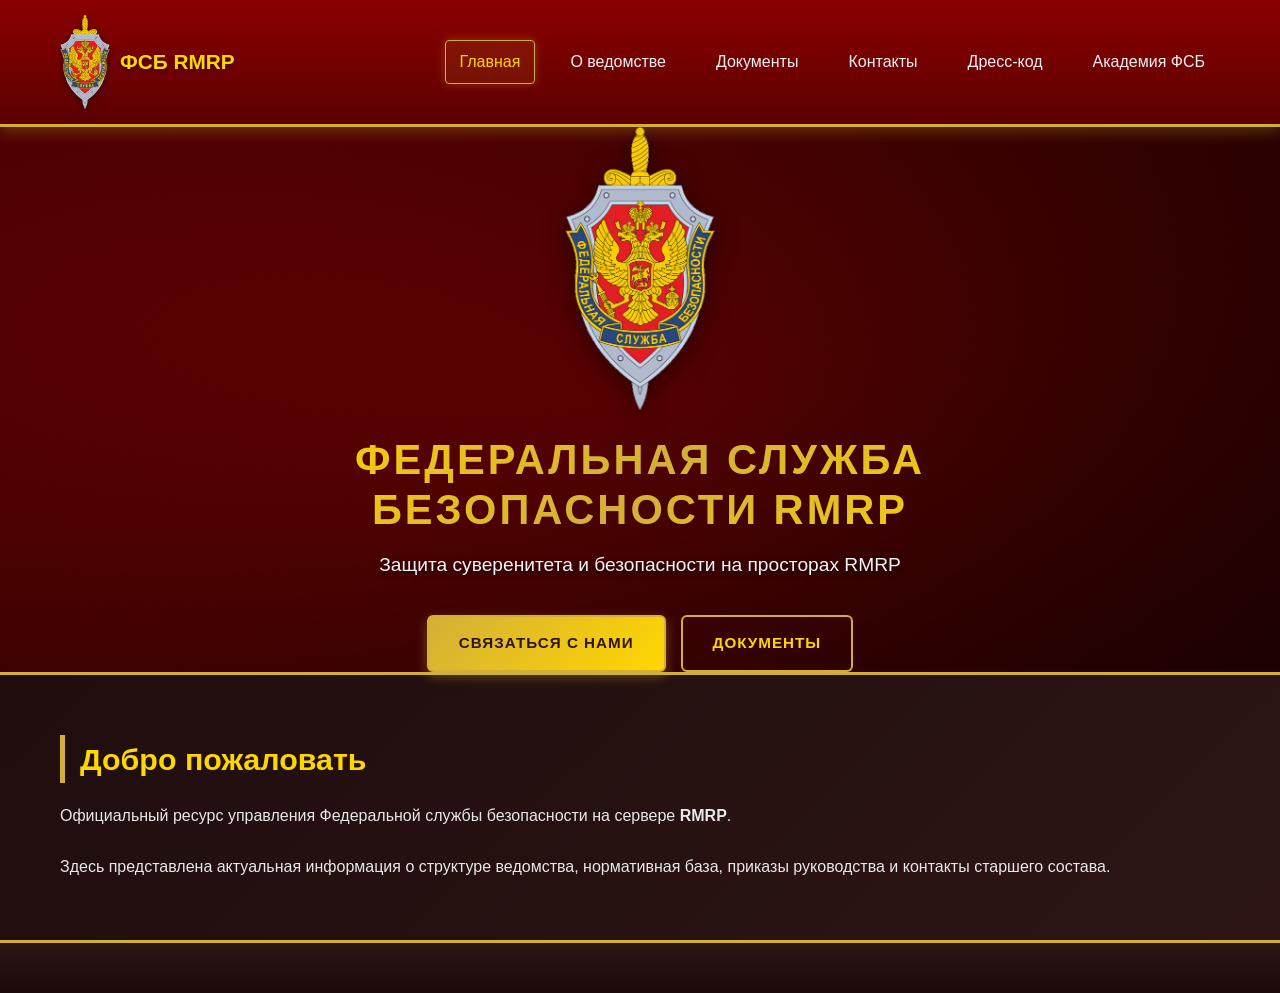
<file: index.html>
<!DOCTYPE html>
<html lang="ru">
<head>
    <meta charset="UTF-8">
    <meta name="viewport" content="width=device-width, initial-scale=1.0">
    <title>ФСБ России | RMRP</title>
    <link rel="stylesheet" href="css/style.css">
</head>
<body>
    <header class="header">
        <div class="container header-inner">
            <div class="logo">
                <img src="FSB.png" alt="ФСБ Эмблема" class="logo-emblem">
                <span>ФСБ RMRP</span>
            </div>
            <nav class="nav">
                <a href="/" class="active">Главная</a>
                <a href="about.html">О ведомстве</a>
                <a href="docs.html">Документы</a>
                <a href="contacts.html">Контакты</a>
                <a href="dresscode.html">Дресс-код</a>
                <a href="academy.html">Академия ФСБ</a>
            </nav>
        </div>
    </header>

    <section class="hero">
        <div class="hero-overlay"></div>
        <div class="hero-content">
            <img src="FSB.png" alt="ФСБ Эмблема" class="hero-emblem">
            <h1 class="hero-title">ФЕДЕРАЛЬНАЯ СЛУЖБА БЕЗОПАСНОСТИ RMRP</h1>
            <p class="hero-subtitle">Защита суверенитета и безопасности на просторах RMRP</p>
            <div class="hero-buttons">
                <a href="contacts.html" class="btn btn-primary">Связаться с нами</a>
                <a href="docs.html" class="btn btn-secondary">Документы</a>
            </div>
        </div>
    </section>

    <main class="main">
        <div class="container">
            <h2>Добро пожаловать</h2>
            <p>Официальный ресурс управления Федеральной службы безопасности на сервере <strong>RMRP</strong>.</p>
            <br>
            <p>Здесь представлена актуальная информация о структуре ведомства, нормативная база, приказы руководства и контакты старшего состава.</p>
        </div>
    </main>

    <footer class="footer">
        <div class="container footer-inner"></div>
    </footer>
    <script src="js/script.js"></script>
</body>
</html>
</file>
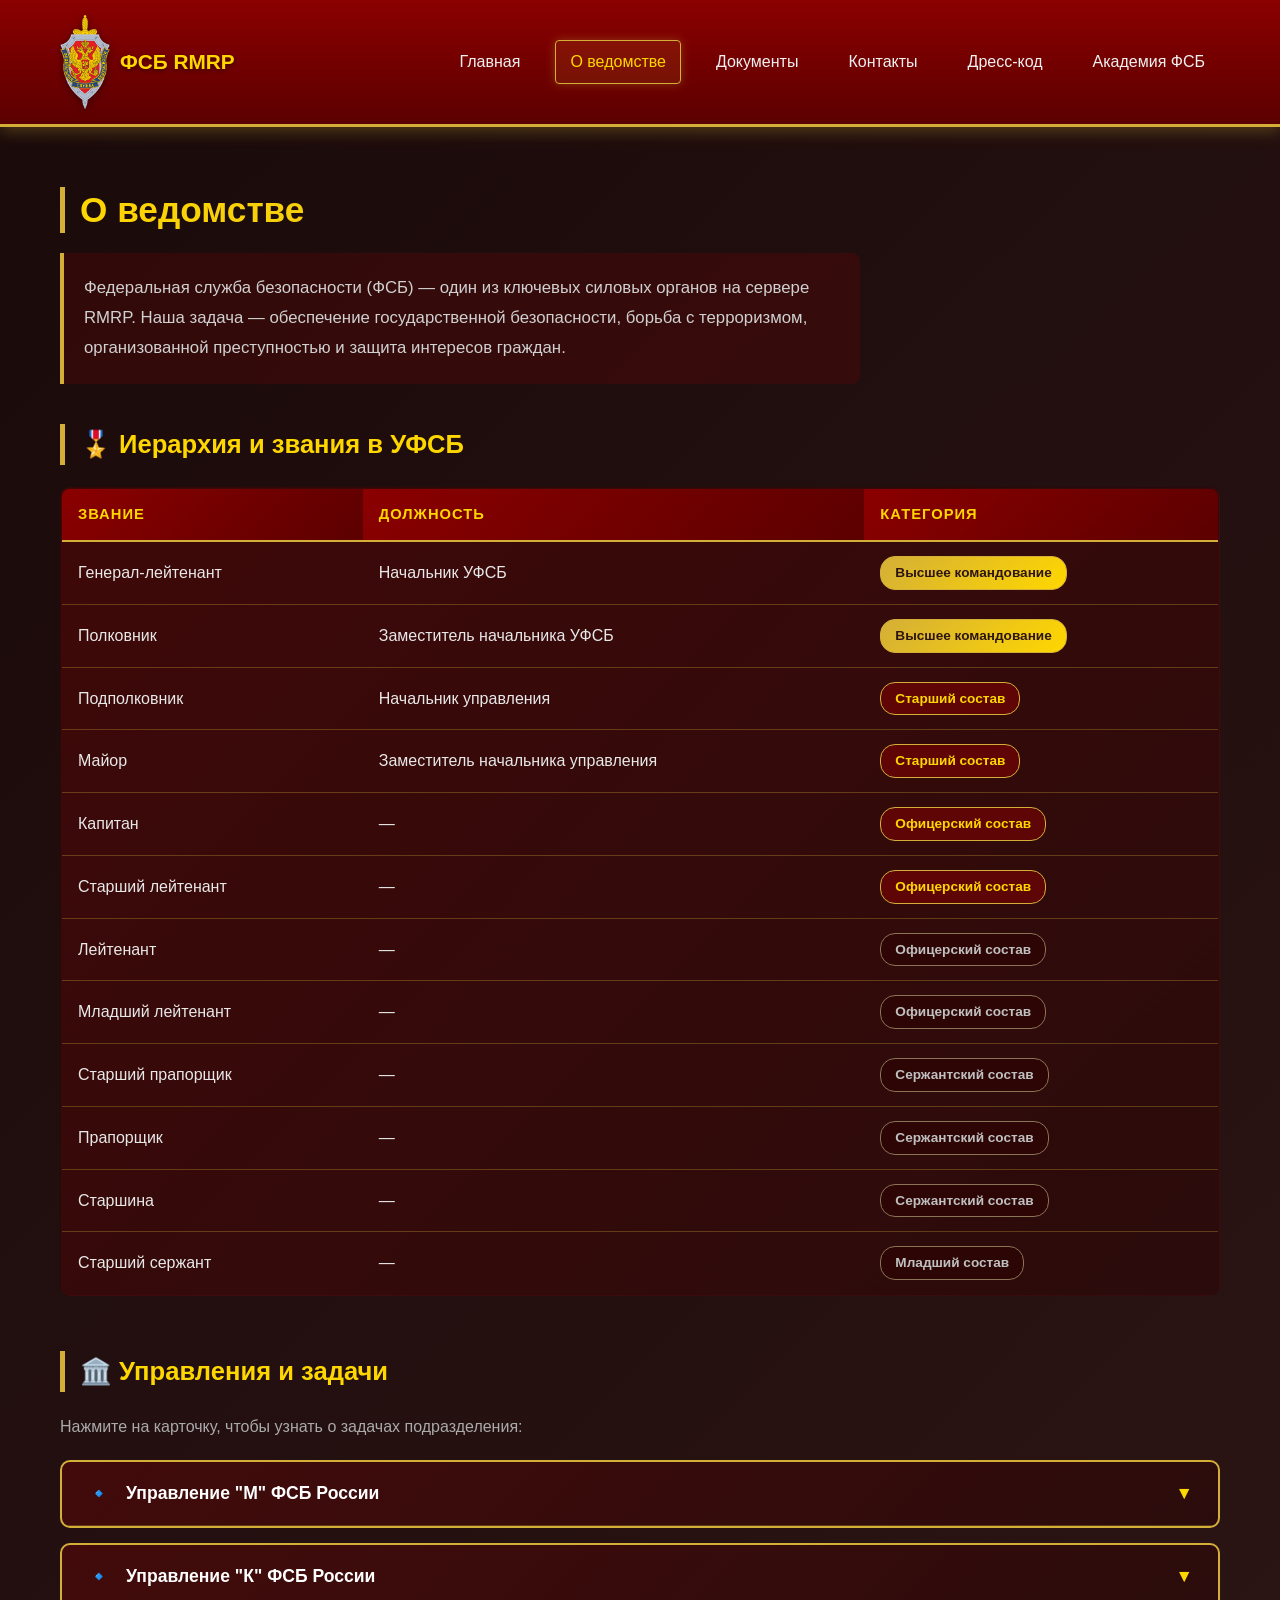
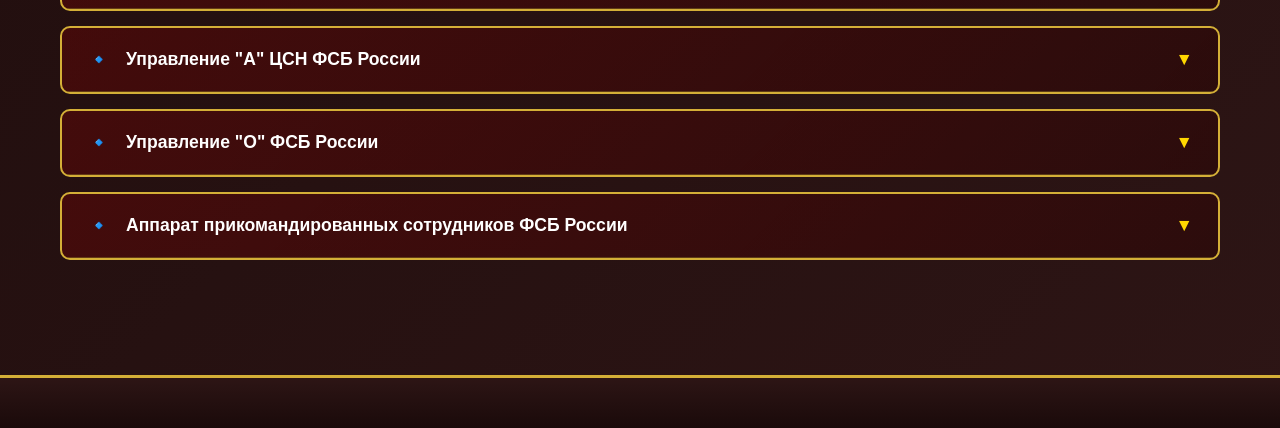
<file: about.html>
<!DOCTYPE html>
<html lang="ru">
<head>
    <meta charset="UTF-8">
    <meta name="viewport" content="width=device-width, initial-scale=1.0">
    <title>О ведомстве | ФСБ RMRP</title>
    <link rel="stylesheet" href="css/style.css">
</head>
<body>
    <header class="header">
        <div class="container header-inner">
            <div class="logo">
                <img src="FSB.png" alt="ФСБ Эмблема" class="logo-emblem">
                <span>ФСБ RMRP</span>
            </div>
            <nav class="nav">
                <a href="index.html">Главная</a>
                <a href="/" class="active">О ведомстве</a>
                <a href="docs.html">Документы</a>
                <a href="contacts.html">Контакты</a>
                <a href="dresscode.html">Дресс-код</a>
                <a href="academy.html">Академия ФСБ</a>
            </nav>
        </div>
    </header>

    <main class="main">
        <div class="container">
            <h1 class="page-title">О ведомстве</h1>
            <p class="intro-text">Федеральная служба безопасности (ФСБ) — один из ключевых силовых органов на сервере RMRP. Наша задача — обеспечение государственной безопасности, борьба с терроризмом, организованной преступностью и защита интересов граждан.</p>

            <section class="about-block">
                <h2>🎖️ Иерархия и звания в УФСБ</h2>
                <div class="table-responsive">
                    <table class="structure-table">
                        <thead><tr><th>Звание</th><th>Должность</th><th>Категория</th></tr></thead>
                        <tbody>
                            <tr><td>Генерал-лейтенант</td><td>Начальник УФСБ</td><td><span class="rank-badge rank-high">Высшее командование</span></td></tr>
                            <tr><td>Полковник</td><td>Заместитель начальника УФСБ</td><td><span class="rank-badge rank-high">Высшее командование</span></td></tr>
                            <tr><td>Подполковник</td><td>Начальник управления</td><td><span class="rank-badge rank-mid">Старший состав</span></td></tr>
                            <tr><td>Майор</td><td>Заместитель начальника управления</td><td><span class="rank-badge rank-mid">Старший состав</span></td></tr>
                            <tr><td>Капитан</td><td>—</td><td><span class="rank-badge rank-mid">Офицерский состав</span></td></tr>
                            <tr><td>Старший лейтенант</td><td>—</td><td><span class="rank-badge rank-mid">Офицерский состав</span></td></tr>
                            <tr><td>Лейтенант</td><td>—</td><td><span class="rank-badge rank-low">Офицерский состав</span></td></tr>
                            <tr><td>Младший лейтенант</td><td>—</td><td><span class="rank-badge rank-low">Офицерский состав</span></td></tr>
                            <tr><td>Старший прапорщик</td><td>—</td><td><span class="rank-badge rank-low">Сержантский состав</span></td></tr>
                            <tr><td>Прапорщик</td><td>—</td><td><span class="rank-badge rank-low">Сержантский состав</span></td></tr>
                            <tr><td>Старшина</td><td>—</td><td><span class="rank-badge rank-low">Сержантский состав</span></td></tr>
                            <tr><td>Старший сержант</td><td>—</td><td><span class="rank-badge rank-low">Младший состав</span></td></tr>
                        </tbody>
                    </table>
                </div>
            </section>

            <section class="about-block">
                <h2>🏛️ Управления и задачи</h2>
                <p style="color: #aaa; margin-bottom: 20px;">Нажмите на карточку, чтобы узнать о задачах подразделения:</p>
                
                <div class="accordion-container">
                    
                    <!-- Управление М -->
                    <div class="accordion-item">
                        <button class="accordion-header">
                            <span class="dept-icon">🔹</span>
                            <span>Управление "М" ФСБ России</span>
                            <span class="arrow">▼</span>
                        </button>
                        <div class="accordion-body">
                            <p><strong>Первая оперативно-следственная служба Федеральной службы безопасности</strong> — обособленное структурное подразделение прямого подчинения Начальнику управления Федеральной службы безопасности по региону, осуществляющее следственную и инспекторскую деятельность.</p>
                        </div>
                    </div>

                    <!-- Управление К -->
                    <div class="accordion-item">
                        <button class="accordion-header">
                            <span class="dept-icon">🔹</span>
                            <span>Управление "К" ФСБ России</span>
                            <span class="arrow">▼</span>
                        </button>
                        <div class="accordion-body">
                            <p><strong>Вторая оперативно-следственная служба Федеральной службы безопасности</strong> — структурное подразделение, осуществляющее следственную деятельность в структуре Федеральной службы безопасности, а также контроль за оборотом наркотиков, оружия и контрабанды.</p>
                        </div>
                    </div>

                    <!-- Управление А -->
                    <div class="accordion-item">
                        <button class="accordion-header">
                            <span class="dept-icon">🔹</span>
                            <span>Управление "А" ЦСН ФСБ России</span>
                            <span class="arrow">▼</span>
                        </button>
                        <div class="accordion-body">
                            <p><strong>Третья служба по защите конституционного строя и борьбе с экстремизмом и терроризмом Федеральной службы безопасности</strong> — основное силовое структурное подразделение Федеральной службы безопасности, осуществляющее деятельность по защите конституционного строя, по борьбе с терроризмом и экстремизмом.</p>
                        </div>
                    </div>

                    <!-- Управление О -->
                    <div class="accordion-item">
                        <button class="accordion-header">
                            <span class="dept-icon">🔹</span>
                            <span>Управление "О" ФСБ России</span>
                            <span class="arrow">▼</span>
                        </button>
                        <div class="accordion-body">
                            <p><strong>Четвертая служба организационно-кадровой работы Федеральной службы безопасности</strong> — служба Федеральной службы безопасности, которая отвечает за все внутренние кадровые потребности Федеральной службы безопасности и организацию деятельности Академии Федеральной службы безопасности для обучения новых оперативников ФСБ.</p>
                        </div>
                    </div>

                    <!-- Аппарат прикомандированных сотрудников -->
                    <div class="accordion-item">
                        <button class="accordion-header">
                            <span class="dept-icon">🔹</span>
                            <span>Аппарат прикомандированных сотрудников ФСБ России</span>
                            <span class="arrow">▼</span>
                        </button>
                        <div class="accordion-body">
                            <p><strong>Пятая служба прикомандированных сотрудников Федеральной службы безопасности</strong> — служба Федеральной службы безопасности, отвечающая за прикомандирование сотрудников по контракту к силовым государственным организациям, перечень которых определяется частью второй настоящей статьи с целью осуществления оперативно-розыскной деятельности, контроля специального оборудования, выполнения особых поручений, обеспечения законности.</p>
                        </div>
                    </div>

                </div>
            </section>
        </div>
    </main>

    <footer class="footer">
        <div class="container footer-inner"></div>
    </footer>
    <script src="js/script.js"></script>
</body>
</html>
</file>
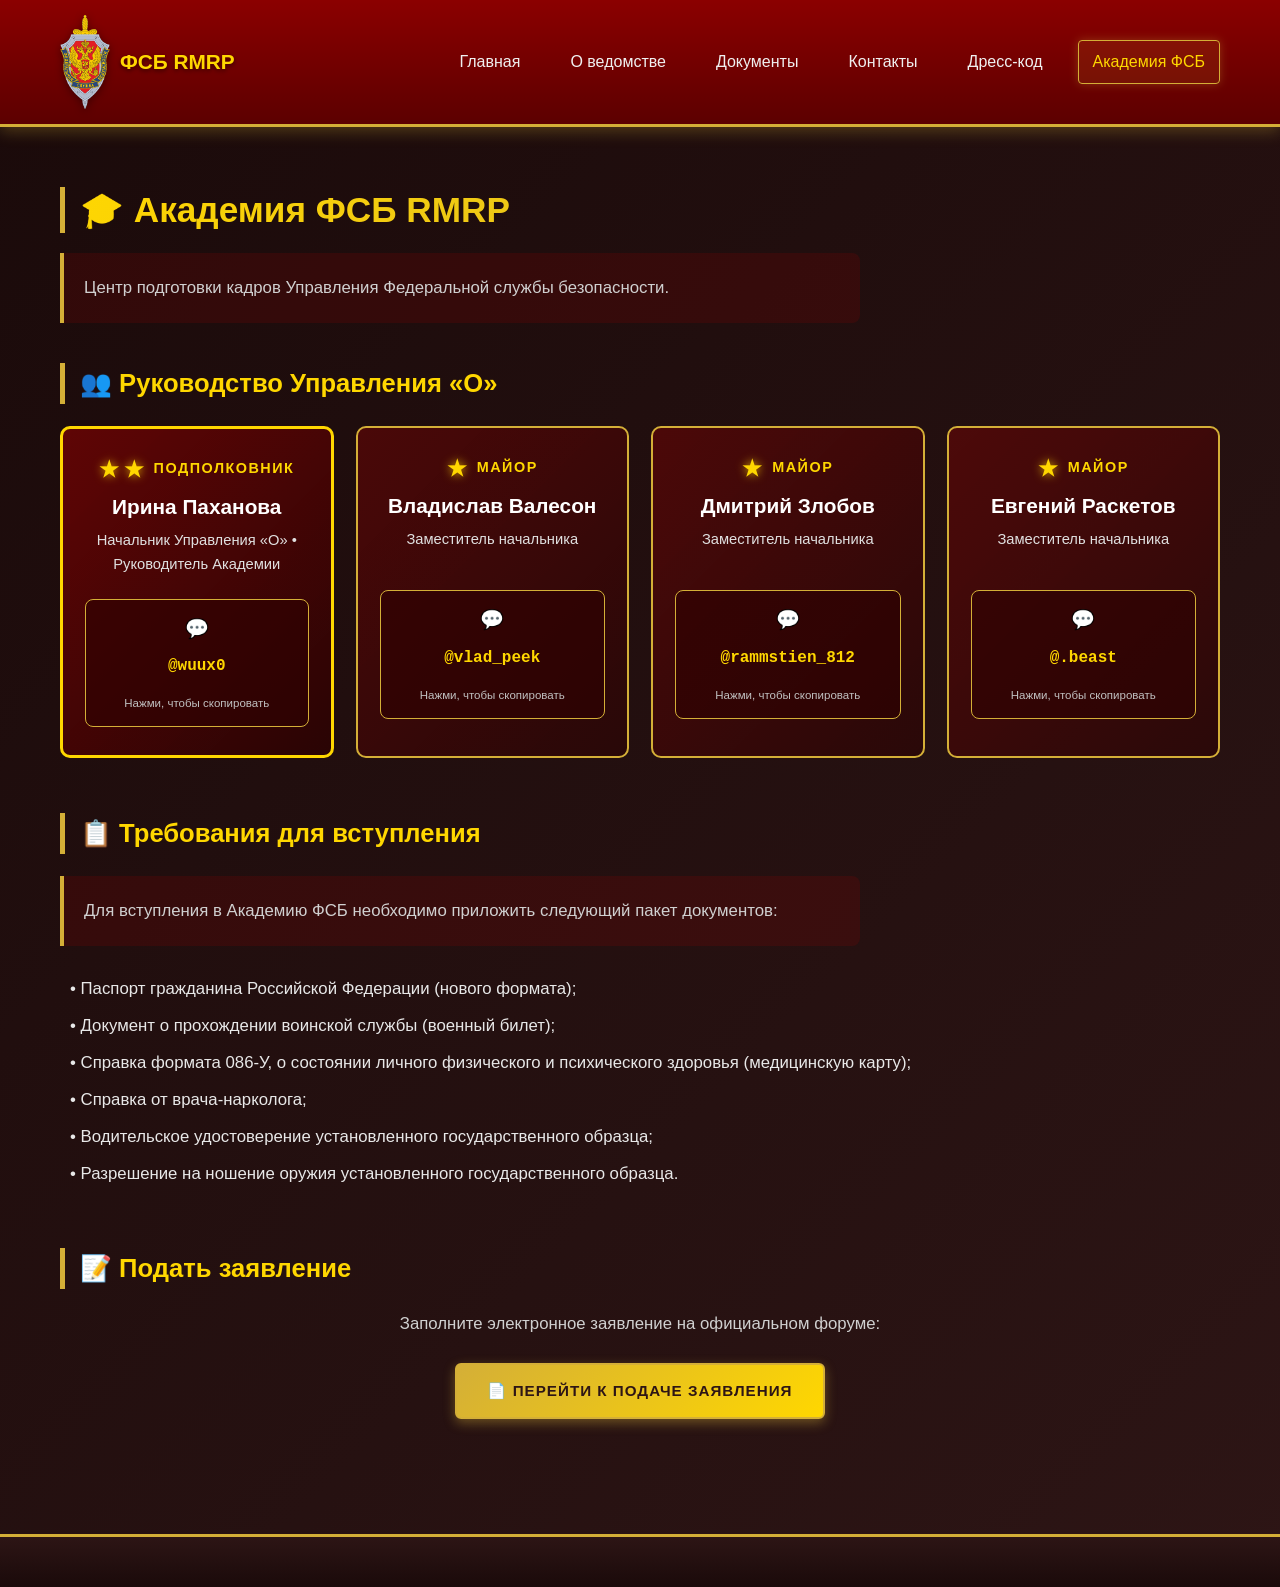
<file: academy.html>
<!DOCTYPE html>
<html lang="ru">
<head>
    <meta charset="UTF-8">
    <meta name="viewport" content="width=device-width, initial-scale=1.0">
    <title>Академия ФСБ | ФСБ RMRP</title>
    <link rel="stylesheet" href="css/style.css">
</head>
<body>
    <header class="header">
        <div class="container header-inner">
            <div class="logo">
                <img src="FSB.png" alt="ФСБ Эмблема" class="logo-emblem">
                <span>ФСБ RMRP</span>
            </div>
            <nav class="nav">
                <a href="index.html">Главная</a>
                <a href="about.html">О ведомстве</a>
                <a href="docs.html">Документы</a>
                <a href="contacts.html">Контакты</a>
                <a href="dresscode.html">Дресс-код</a>
                <a href="/" class="active">Академия ФСБ</a>
            </nav>
        </div>
    </header>

    <main class="main">
        <div class="container">
            <h1 class="page-title">🎓 Академия ФСБ RMRP</h1>
            <p class="intro-text">Центр подготовки кадров Управления Федеральной службы безопасности.</p>

            <section class="about-block">
                <h2>👥 Руководство Управления «О»</h2>
                <div class="leaders-grid">
                    <div class="leader-card leader-main">
                        <div class="leader-rank"><span class="star-lg">★</span><span class="star-lg">★</span> Подполковник</div>
                        <h3 class="leader-name">Ирина Паханова</h3>
                        <p class="leader-position">Начальник Управления «О» • Руководитель Академии</p>
                        <div class="leader-discord" onclick="copyDiscord(this, '@wuux0')">
                            <span class="discord-icon">💬</span>
                            <span class="discord-handle">@wuux0</span>
                            <span class="discord-hint">Нажми, чтобы скопировать</span>
                        </div>
                    </div>
                    <div class="leader-card">
                        <div class="leader-rank"><span class="star-lg">★</span> Майор</div>
                        <h3 class="leader-name">Владислав Валесон</h3>
                        <p class="leader-position">Заместитель начальника</p>
                        <div class="leader-discord" onclick="copyDiscord(this, '@vlad_peek')">
                            <span class="discord-icon">💬</span>
                            <span class="discord-handle">@vlad_peek</span>
                            <span class="discord-hint">Нажми, чтобы скопировать</span>
                        </div>
                    </div>
                    <div class="leader-card">
                        <div class="leader-rank"><span class="star-lg">★</span> Майор</div>
                        <h3 class="leader-name">Дмитрий Злобов</h3>
                        <p class="leader-position">Заместитель начальника</p>
                        <div class="leader-discord" onclick="copyDiscord(this, '@rammstien_812')">
                            <span class="discord-icon">💬</span>
                            <span class="discord-handle">@rammstien_812</span>
                            <span class="discord-hint">Нажми, чтобы скопировать</span>
                        </div>
                    </div>
                    <div class="leader-card">
                        <div class="leader-rank"><span class="star-lg">★</span> Майор</div>
                        <h3 class="leader-name">Евгений Раскетов</h3>
                        <p class="leader-position">Заместитель начальника</p>
                        <div class="leader-discord" onclick="copyDiscord(this, '@.beast')">
                            <span class="discord-icon">💬</span>
                            <span class="discord-handle">@.beast</span>
                            <span class="discord-hint">Нажми, чтобы скопировать</span>
                        </div>
                    </div>
                </div>
            </section>

            <section class="about-block">
                <h2>📋 Требования для вступления</h2>
                <p class="intro-text" style="margin-bottom: 25px;">
                    Для вступления в Академию ФСБ необходимо приложить следующий пакет документов:
                </p>
                <ul style="line-height: 2.2; font-size: 1.05rem; padding-left: 10px;">
                    <li>• Паспорт гражданина Российской Федерации (нового формата);</li>
                    <li>• Документ о прохождении воинской службы (военный билет);</li>
                    <li>• Справка формата 086-У, о состоянии личного физического и психического здоровья (медицинскую карту);</li>
                    <li>• Справка от врача-нарколога;</li>
                    <li>• Водительское удостоверение установленного государственного образца;</li>
                    <li>• Разрешение на ношение оружия установленного государственного образца.</li>
                </ul>
            </section>

            <section class="about-block" style="text-align: center;">
                <h2>📝 Подать заявление</h2>
                <p style="color: #d0d0d0; margin-bottom: 25px; font-size: 1.05rem;">
                    Заполните электронное заявление на официальном форуме:
                </p>
                <a href="https://forum.rmrp.ru/pages/fsb-invite/" target="_blank" class="btn btn-primary">
                    📄 Перейти к подаче заявления
                </a>
            </section>
        </div>
    </main>

    <footer class="footer">
        <div class="container footer-inner"></div>
    </footer>
    <script src="js/script.js"></script>
</body>
</html>
</file>
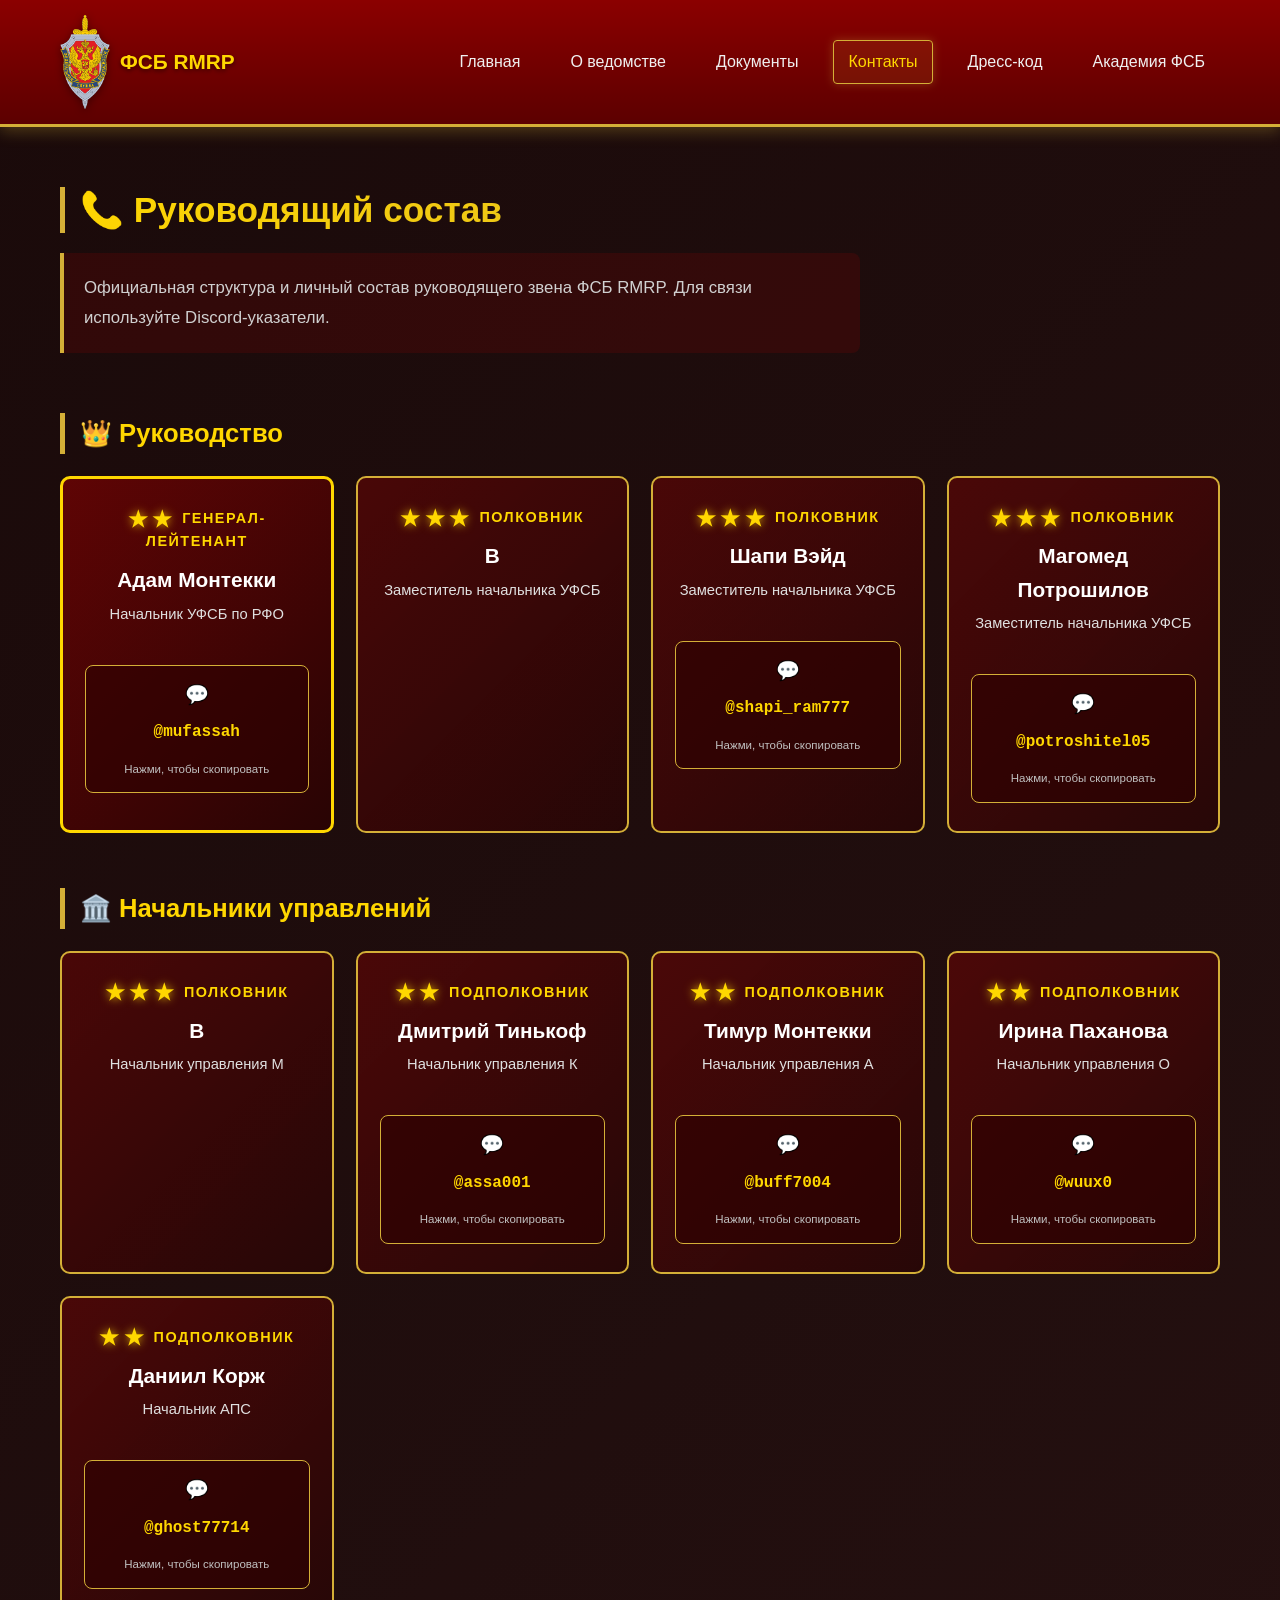
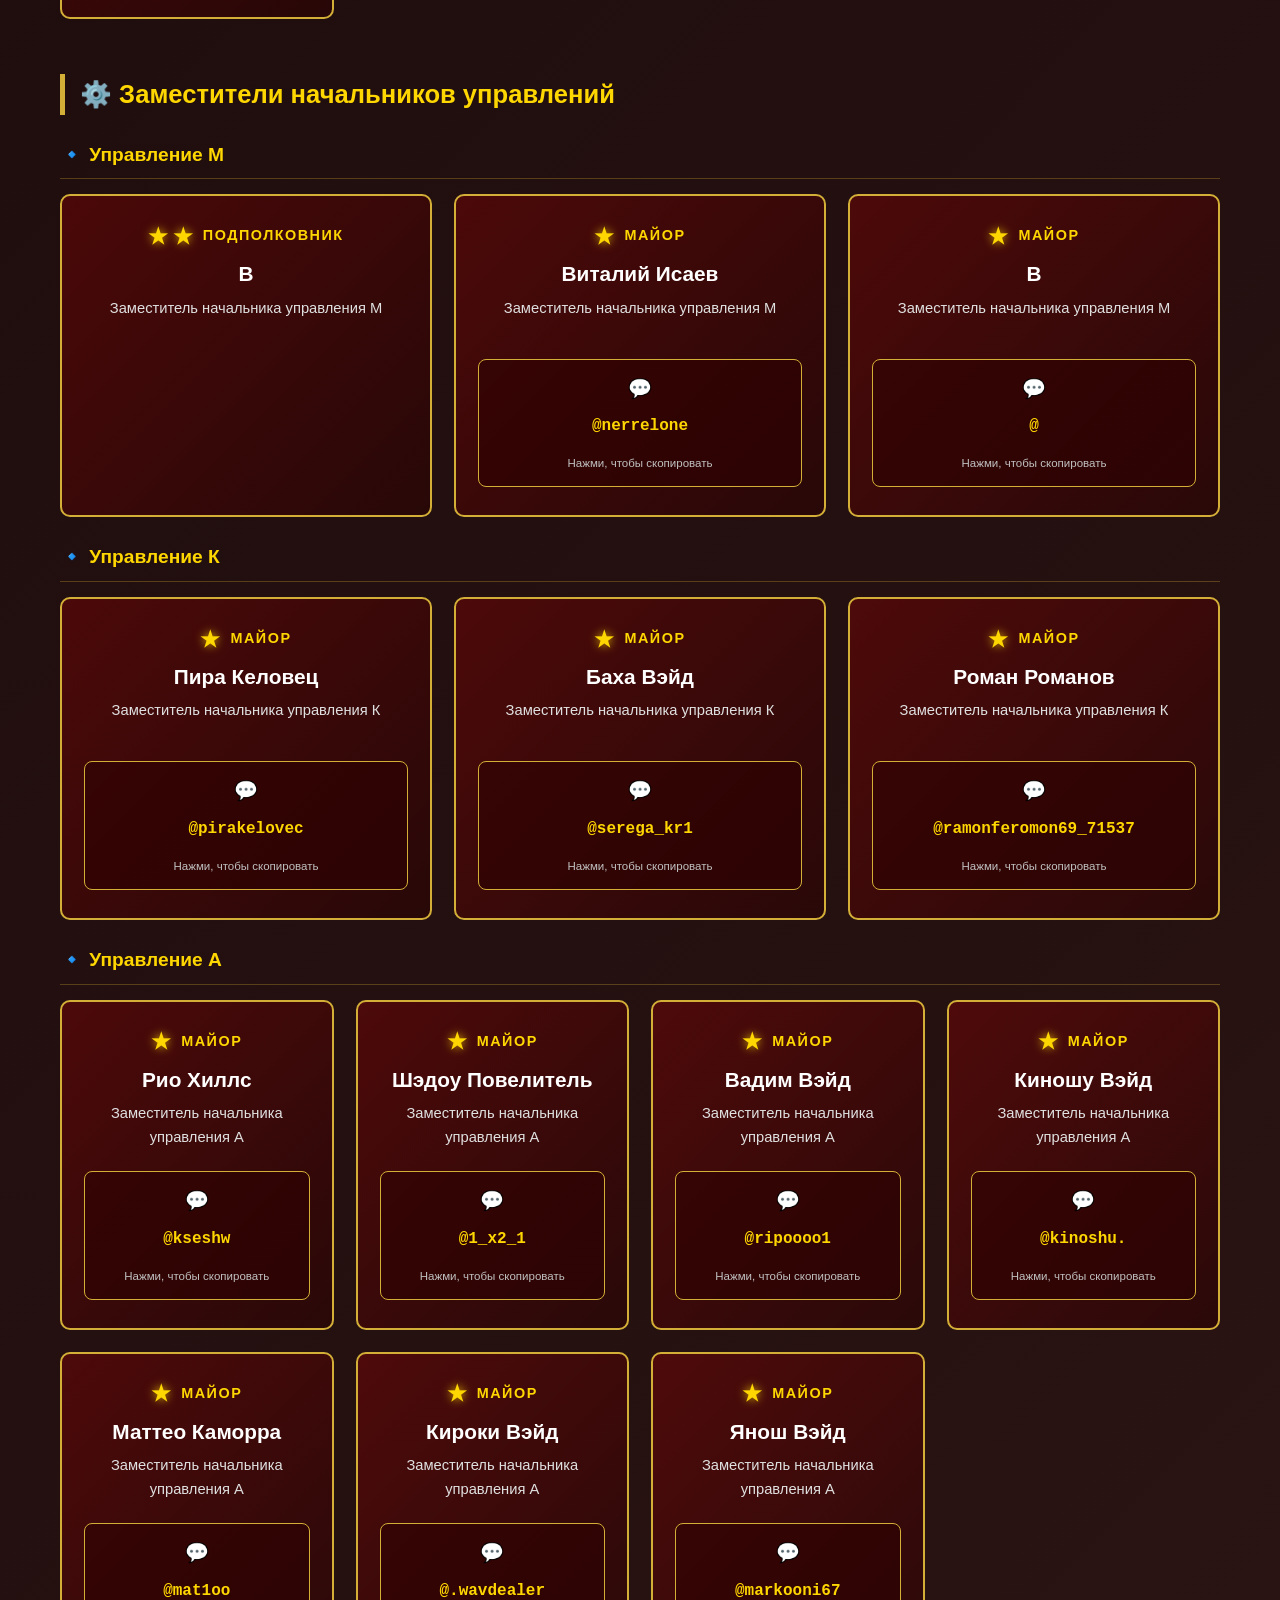
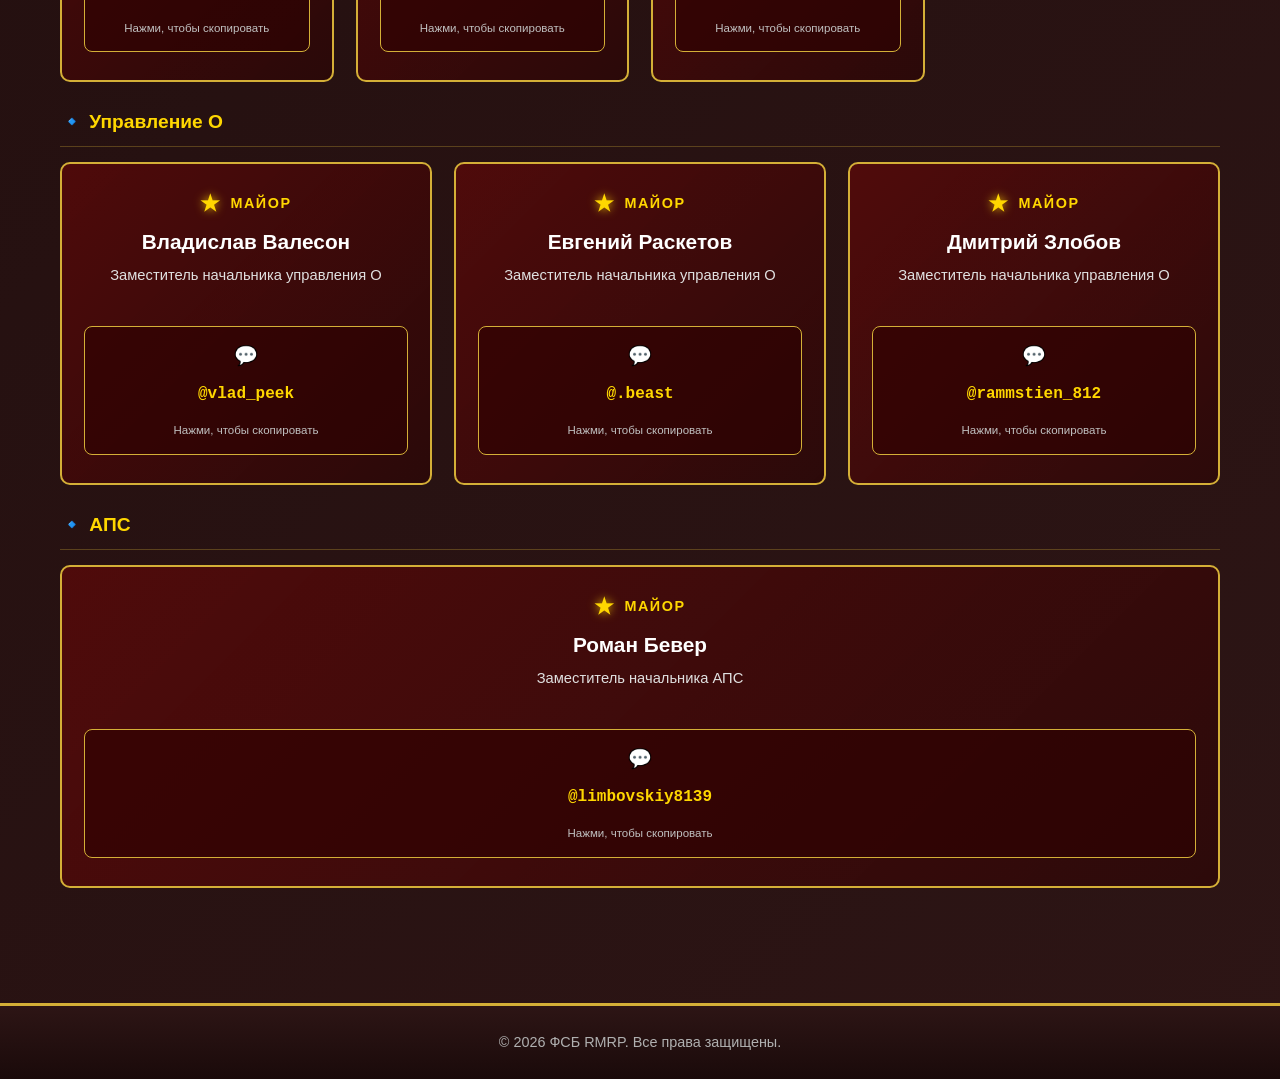
<file: contacts.html>
<!DOCTYPE html>
<html lang="ru">
<head>
    <meta charset="UTF-8">
    <meta name="viewport" content="width=device-width, initial-scale=1.0">
    <title>Руководство и состав | ФСБ RMRP</title>
    <link rel="stylesheet" href="css/style.css">
</head>
<body>
    <header class="header">
        <div class="container header-inner">
            <div class="logo">
                <img src="FSB.png" alt="ФСБ Эмблема" class="logo-emblem">
                <span>ФСБ RMRP</span>
            </div>
            <nav class="nav">
                <a href="index.html">Главная</a>
                <a href="about.html">О ведомстве</a>
                <a href="docs.html">Документы</a>
                <a href="contacts.html" class="active">Контакты</a>
                <a href="dresscode.html">Дресс-код</a>
                <a href="academy.html">Академия ФСБ</a>
            </nav>
        </div>
    </header>

    <main class="main contacts-page">
        <div class="container">
            <h1 class="page-title">📞 Руководящий состав</h1>
            <p class="intro-text">Официальная структура и личный состав руководящего звена ФСБ RMRP. Для связи используйте Discord-указатели.</p>

            <!-- 1. ВЫСШЕЕ КОМАНДОВАНИЕ -->
            <section class="about-block senior-staff-section">
                <h2>👑 Руководство</h2>
                <div class="leaders-grid">
                    <div class="leader-card leader-main">
                        <div class="leader-rank"><span class="star-lg">★</span><span class="star-lg">★</span> Генерал-лейтенант</div>
                        <h3 class="leader-name">Адам Монтекки</h3>
                        <p class="leader-position">Начальник УФСБ по РФО</p>
                        <div class="leader-discord" onclick="copyDiscord(this, '@mufassah')">
                            <span class="discord-icon">💬</span>
                            <span class="discord-handle">@mufassah</span>
                            <span class="discord-hint">Нажми, чтобы скопировать</span>
                        </div>
                    </div>
                    <div class="leader-card">
                        <div class="leader-rank"><span class="star-lg">★</span><span class="star-lg">★</span><span class="star-lg">★</span> Полковник</div>
                        <h3 class="leader-name">В</h3>
                        <p class="leader-position">Заместитель начальника УФСБ</p>
                    </div>
                    <div class="leader-card">
                        <div class="leader-rank"><span class="star-lg">★</span><span class="star-lg">★</span><span class="star-lg">★</span> Полковник</div>
                        <h3 class="leader-name">Шапи Вэйд</h3>
                        <p class="leader-position">Заместитель начальника УФСБ</p>
                        <div class="leader-discord" onclick="copyDiscord(this, '@shapi_ram777')">
                            <span class="discord-icon">💬</span>
                            <span class="discord-handle">@shapi_ram777</span>
                            <span class="discord-hint">Нажми, чтобы скопировать</span>
                        </div>
                    </div>
                    <div class="leader-card">
                        <div class="leader-rank"><span class="star-lg">★</span><span class="star-lg">★</span><span class="star-lg">★</span> Полковник</div>
                        <h3 class="leader-name">Магомед Потрошилов</h3>
                        <p class="leader-position">Заместитель начальника УФСБ</p>
                        <div class="leader-discord" onclick="copyDiscord(this, '@potroshitel05')">
                            <span class="discord-icon">💬</span>
                            <span class="discord-handle">@potroshitel05</span>
                            <span class="discord-hint">Нажми, чтобы скопировать</span>
                        </div>
                    </div>
                </div>
            </section>

            <!-- 2. НАЧАЛЬНИКИ ПОДРАЗДЕЛЕНИЙ -->
            <section class="about-block">
                <h2>🏛️ Начальники управлений</h2>
                <div class="leaders-grid">
                    <div class="leader-card">
                        <div class="leader-rank"><span class="star-lg">★</span><span class="star-lg">★</span><span class="star-lg">★</span> Полковник</div>
                        <h3 class="leader-name">В</h3>
                        <p class="leader-position">Начальник управления М</p>
                    </div>
                    <div class="leader-card">
                        <div class="leader-rank"><span class="star-lg">★</span><span class="star-lg">★</span> Подполковник</div>
                        <h3 class="leader-name">Дмитрий Тинькоф</h3>
                        <p class="leader-position">Начальник управления К</p>
                        <div class="leader-discord" onclick="copyDiscord(this, '@assa001')">
                            <span class="discord-icon">💬</span>
                            <span class="discord-handle">@assa001</span>
                            <span class="discord-hint">Нажми, чтобы скопировать</span>
                        </div>
                    </div>
                    <div class="leader-card">
                        <div class="leader-rank"><span class="star-lg">★</span><span class="star-lg">★</span> Подполковник</div>
                        <h3 class="leader-name">Тимур Монтекки</h3>
                        <p class="leader-position">Начальник управления А</p>
                        <div class="leader-discord" onclick="copyDiscord(this, '@buff7004')">
                            <span class="discord-icon">💬</span>
                            <span class="discord-handle">@buff7004</span>
                            <span class="discord-hint">Нажми, чтобы скопировать</span>
                        </div>
                    </div>
                    <div class="leader-card">
                        <div class="leader-rank"><span class="star-lg">★</span><span class="star-lg">★</span> Подполковник</div>
                        <h3 class="leader-name">Ирина Паханова</h3>
                        <p class="leader-position">Начальник управления О</p>
                        <div class="leader-discord" onclick="copyDiscord(this, '@wuux0')">
                            <span class="discord-icon">💬</span>
                            <span class="discord-handle">@wuux0</span>
                            <span class="discord-hint">Нажми, чтобы скопировать</span>
                        </div>
                    </div>
                    <div class="leader-card">
                        <div class="leader-rank"><span class="star-lg">★</span><span class="star-lg">★</span> Подполковник</div>
                        <h3 class="leader-name">Даниил Корж</h3>
                        <p class="leader-position">Начальник АПС</p>
                        <div class="leader-discord" onclick="copyDiscord(this, '@ghost77714')">
                            <span class="discord-icon">💬</span>
                            <span class="discord-handle">@ghost77714</span>
                            <span class="discord-hint">Нажми, чтобы скопировать</span>
                        </div>
                    </div>
                </div>
            </section>

            <!-- 3. ЗАМЕСТИТЕЛИ НАЧАЛЬНИКОВ ПОДРАЗДЕЛЕНИЙ -->
            <section class="about-block">
                <h2>⚙️ Заместители начальников управлений</h2>

                <!-- Управление М -->
                <h3 style="color: #ffd700; margin: 25px 0 15px; font-size: 1.2rem; border-bottom: 1px solid rgba(212,175,55,0.3); padding-bottom: 8px;">🔹 Управление М</h3>
                <div class="leaders-grid">
                    <div class="leader-card">
                        <div class="leader-rank"><span class="star-lg">★</span><span class="star-lg">★</span> Подполковник</div>
                        <h3 class="leader-name">В</h3>
                        <p class="leader-position">Заместитель начальника управления М</p>
                    </div>
                    <div class="leader-card">
                        <div class="leader-rank"><span class="star-lg">★</span> Майор</div>
                        <h3 class="leader-name">Виталий Исаев</h3>
                        <p class="leader-position">Заместитель начальника управления М</p>
                        <div class="leader-discord" onclick="copyDiscord(this, '@nerrelone')">
                            <span class="discord-icon">💬</span>
                            <span class="discord-handle">@nerrelone</span>
                            <span class="discord-hint">Нажми, чтобы скопировать</span>
                        </div>
                    </div>
                    <div class="leader-card">
                        <div class="leader-rank"><span class="star-lg">★</span> Майор</div>
                        <h3 class="leader-name">В</h3>
                        <p class="leader-position">Заместитель начальника управления М</p>
                        <div class="leader-discord" onclick="copyDiscord(this, '@')">
                            <span class="discord-icon">💬</span>
                            <span class="discord-handle">@</span>
                            <span class="discord-hint">Нажми, чтобы скопировать</span>
                        </div>
                    </div>
                </div>

                <!-- Управление К -->
                <h3 style="color: #ffd700; margin: 25px 0 15px; font-size: 1.2rem; border-bottom: 1px solid rgba(212,175,55,0.3); padding-bottom: 8px;">🔹 Управление К</h3>
                <div class="leaders-grid">
                    <div class="leader-card">
                        <div class="leader-rank"><span class="star-lg">★</span> Майор</div>
                        <h3 class="leader-name">Пира Келовец</h3>
                        <p class="leader-position">Заместитель начальника управления К</p>
                        <div class="leader-discord" onclick="copyDiscord(this, '@pirakelovec')">
                            <span class="discord-icon">💬</span>
                            <span class="discord-handle">@pirakelovec</span>
                            <span class="discord-hint">Нажми, чтобы скопировать</span>
                        </div>
                    </div>
                    <div class="leader-card">
                        <div class="leader-rank"><span class="star-lg">★</span> Майор</div>
                        <h3 class="leader-name">Баха Вэйд</h3>
                        <p class="leader-position">Заместитель начальника управления К</p>
                        <div class="leader-discord" onclick="copyDiscord(this, '@serega_kr1')">
                            <span class="discord-icon">💬</span>
                            <span class="discord-handle">@serega_kr1</span>
                            <span class="discord-hint">Нажми, чтобы скопировать</span>
                        </div>
                    </div>
                    <div class="leader-card">
                        <div class="leader-rank"><span class="star-lg">★</span> Майор</div>
                        <h3 class="leader-name">Роман Романов</h3>
                        <p class="leader-position">Заместитель начальника управления К</p>
                        <div class="leader-discord" onclick="copyDiscord(this, '@ramonferomon69_71537')">
                            <span class="discord-icon">💬</span>
                            <span class="discord-handle">@ramonferomon69_71537</span>
                            <span class="discord-hint">Нажми, чтобы скопировать</span>
                        </div>
                    </div>
                </div>

                <!-- Управление А -->
                <h3 style="color: #ffd700; margin: 25px 0 15px; font-size: 1.2rem; border-bottom: 1px solid rgba(212,175,55,0.3); padding-bottom: 8px;">🔹 Управление А</h3>
                <div class="leaders-grid">
                    <div class="leader-card">
                        <div class="leader-rank"><span class="star-lg">★</span> Майор</div>
                        <h3 class="leader-name">Рио Хиллс</h3>
                        <p class="leader-position">Заместитель начальника управления А</p>
                        <div class="leader-discord" onclick="copyDiscord(this, '@kseshw')">
                            <span class="discord-icon">💬</span>
                            <span class="discord-handle">@kseshw</span>
                            <span class="discord-hint">Нажми, чтобы скопировать</span>
                        </div>
                    </div>
                    <div class="leader-card">
                        <div class="leader-rank"><span class="star-lg">★</span> Майор</div>
                        <h3 class="leader-name">Шэдоу Повелитель</h3>
                        <p class="leader-position">Заместитель начальника управления А</p>
                        <div class="leader-discord" onclick="copyDiscord(this, '@1_x2_1')">
                            <span class="discord-icon">💬</span>
                            <span class="discord-handle">@1_x2_1</span>
                            <span class="discord-hint">Нажми, чтобы скопировать</span>
                        </div>
                    </div>
                    <div class="leader-card">
                        <div class="leader-rank"><span class="star-lg">★</span> Майор</div>
                        <h3 class="leader-name">Вадим Вэйд</h3>
                        <p class="leader-position">Заместитель начальника управления А</p>
                        <div class="leader-discord" onclick="copyDiscord(this, '@ripoooo1')">
                            <span class="discord-icon">💬</span>
                            <span class="discord-handle">@ripoooo1</span>
                            <span class="discord-hint">Нажми, чтобы скопировать</span>
                        </div>
                    </div>
                    <div class="leader-card">
                        <div class="leader-rank"><span class="star-lg">★</span> Майор</div>
                        <h3 class="leader-name">Киношу Вэйд</h3>
                        <p class="leader-position">Заместитель начальника управления А</p>
                        <div class="leader-discord" onclick="copyDiscord(this, '@kinoshu.')">
                            <span class="discord-icon">💬</span>
                            <span class="discord-handle">@kinoshu.</span>
                            <span class="discord-hint">Нажми, чтобы скопировать</span>
                        </div>
                    </div>
                    <div class="leader-card">
                        <div class="leader-rank"><span class="star-lg">★</span> Майор</div>
                        <h3 class="leader-name">Маттео Каморра</h3>
                        <p class="leader-position">Заместитель начальника управления А</p>
                        <div class="leader-discord" onclick="copyDiscord(this, '@mat1oo')">
                            <span class="discord-icon">💬</span>
                            <span class="discord-handle">@mat1oo</span>
                            <span class="discord-hint">Нажми, чтобы скопировать</span>
                        </div>
                    </div>
                    <div class="leader-card">
                        <div class="leader-rank"><span class="star-lg">★</span> Майор</div>
                        <h3 class="leader-name">Кироки Вэйд</h3>
                        <p class="leader-position">Заместитель начальника управления А</p>
                        <div class="leader-discord" onclick="copyDiscord(this, '@.wavdealer')">
                            <span class="discord-icon">💬</span>
                            <span class="discord-handle">@.wavdealer</span>
                            <span class="discord-hint">Нажми, чтобы скопировать</span>
                        </div>
                    </div>
                    <div class="leader-card">
                        <div class="leader-rank"><span class="star-lg">★</span> Майор</div>
                        <h3 class="leader-name">Янош Вэйд</h3>
                        <p class="leader-position">Заместитель начальника управления А</p>
                        <div class="leader-discord" onclick="copyDiscord(this, '@markooni67')">
                            <span class="discord-icon">💬</span>
                            <span class="discord-handle">@markooni67</span>
                            <span class="discord-hint">Нажми, чтобы скопировать</span>
                        </div>
                    </div>
                </div>

                <!-- Управление О -->
                <h3 style="color: #ffd700; margin: 25px 0 15px; font-size: 1.2rem; border-bottom: 1px solid rgba(212,175,55,0.3); padding-bottom: 8px;">🔹 Управление О</h3>
                <div class="leaders-grid">
                    <div class="leader-card">
                        <div class="leader-rank"><span class="star-lg">★</span> Майор</div>
                        <h3 class="leader-name">Владислав Валесон</h3>
                        <p class="leader-position">Заместитель начальника управления О</p>
                        <div class="leader-discord" onclick="copyDiscord(this, '@vlad_peek')">
                            <span class="discord-icon">💬</span>
                            <span class="discord-handle">@vlad_peek</span>
                            <span class="discord-hint">Нажми, чтобы скопировать</span>
                        </div>
                    </div>
                    <div class="leader-card">
                        <div class="leader-rank"><span class="star-lg">★</span> Майор</div>
                        <h3 class="leader-name">Евгений Раскетов</h3>
                        <p class="leader-position">Заместитель начальника управления О</p>
                        <div class="leader-discord" onclick="copyDiscord(this, '@.beast')">
                            <span class="discord-icon">💬</span>
                            <span class="discord-handle">@.beast</span>
                            <span class="discord-hint">Нажми, чтобы скопировать</span>
                        </div>
                    </div>
                    <div class="leader-card">
                        <div class="leader-rank"><span class="star-lg">★</span> Майор</div>
                        <h3 class="leader-name">Дмитрий Злобов</h3>
                        <p class="leader-position">Заместитель начальника управления О</p>
                        <div class="leader-discord" onclick="copyDiscord(this, '@rammstien_812')">
                            <span class="discord-icon">💬</span>
                            <span class="discord-handle">@rammstien_812</span>
                            <span class="discord-hint">Нажми, чтобы скопировать</span>
                        </div>
                    </div>
                </div>

                <!-- АПС -->
                <h3 style="color: #ffd700; margin: 25px 0 15px; font-size: 1.2rem; border-bottom: 1px solid rgba(212,175,55,0.3); padding-bottom: 8px;">🔹 АПС</h3>
                <div class="leaders-grid">
                    <div class="leader-card">
                        <div class="leader-rank"><span class="star-lg">★</span> Майор</div>
                        <h3 class="leader-name">Роман Бевер</h3>
                        <p class="leader-position">Заместитель начальника АПС</p>
                        <div class="leader-discord" onclick="copyDiscord(this, '@limbovskiy8139')">
                            <span class="discord-icon">💬</span>
                            <span class="discord-handle">@limbovskiy8139</span>
                            <span class="discord-hint">Нажми, чтобы скопировать</span>
                        </div>
                    </div>
                </div>
            </section>
        </div>
    </main>

    <footer class="footer">
        <div class="container footer-inner">© 2026 ФСБ RMRP. Все права защищены.</div>
    </footer>

    <script src="js/script.js"></script>
</body>
</html>
</file>
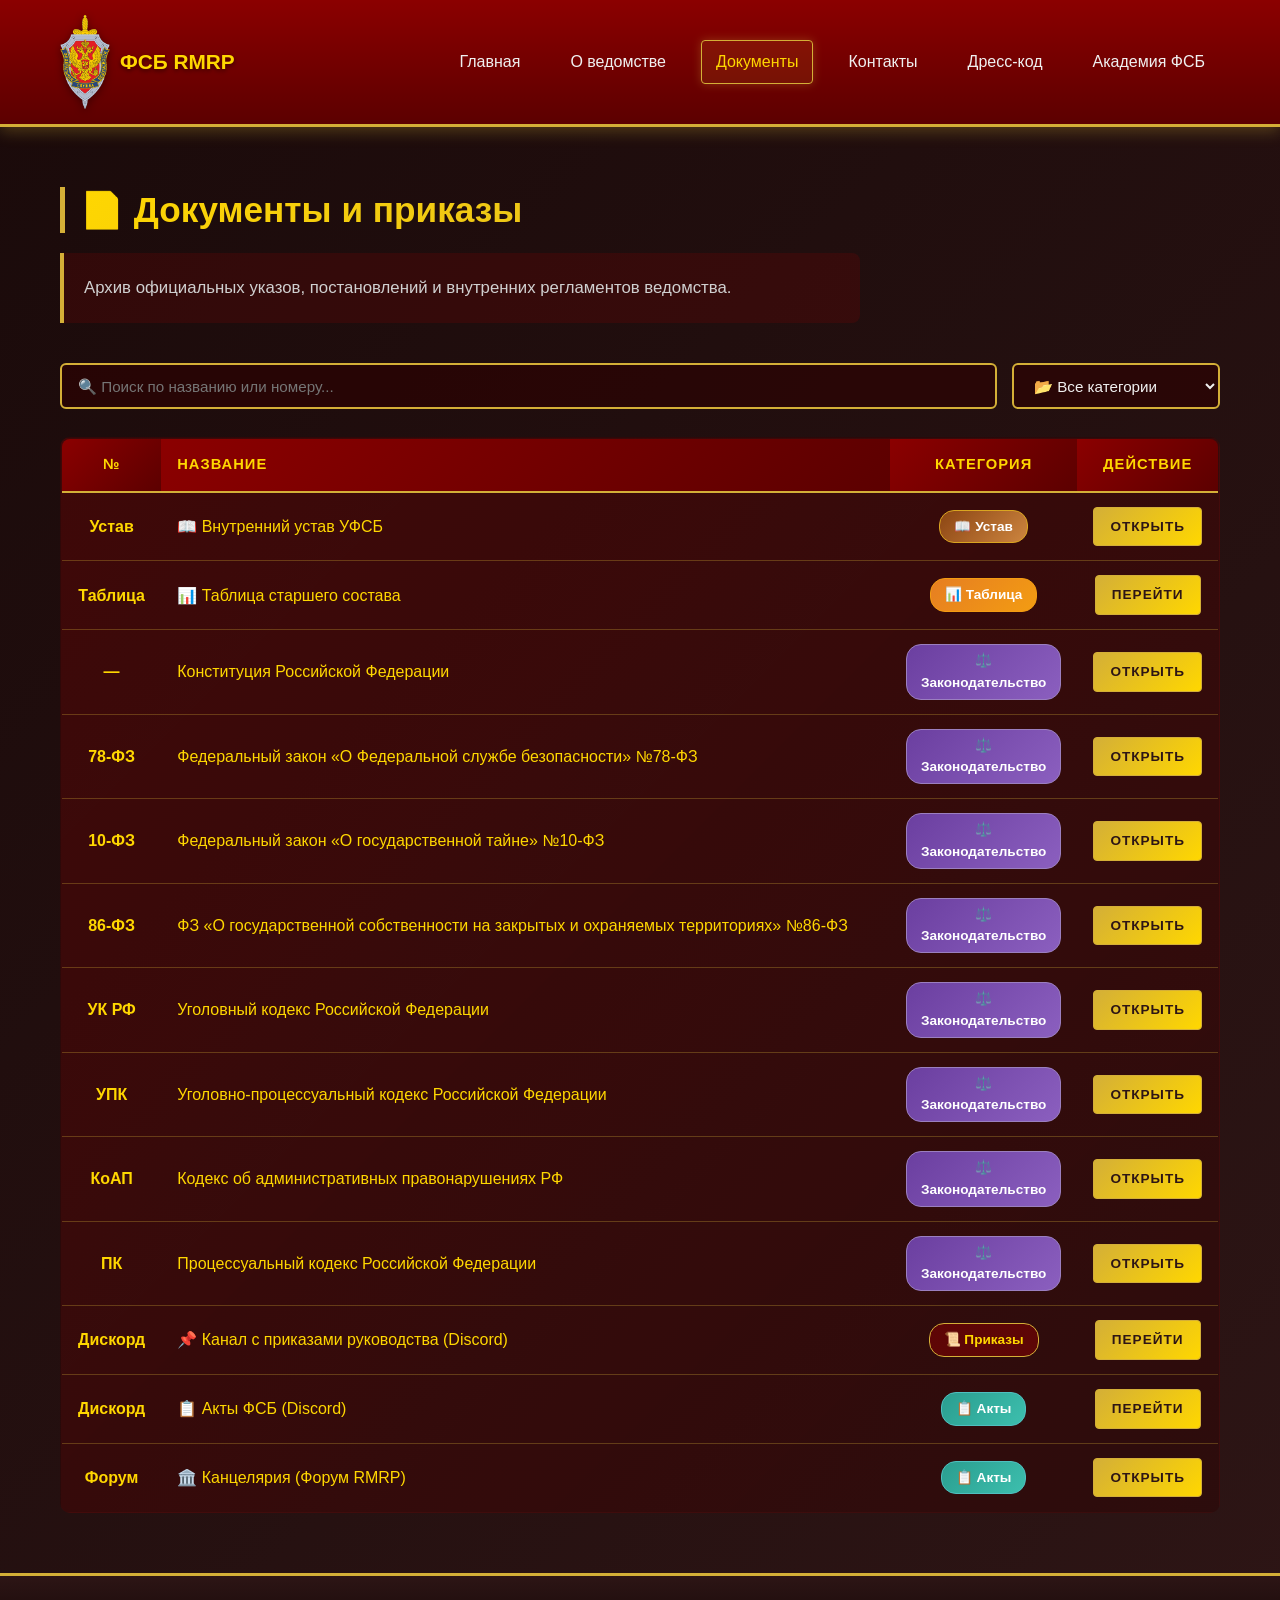
<file: docs.html>
<!DOCTYPE html>
<html lang="ru">
<head>
    <meta charset="UTF-8">
    <meta name="viewport" content="width=device-width, initial-scale=1.0">
    <title>Документы | ФСБ RMRP</title>
    <link rel="stylesheet" href="css/style.css">
</head>
<body>
    <header class="header">
        <div class="container header-inner">
            <div class="logo">
                <img src="FSB.png" alt="ФСБ Эмблема" class="logo-emblem">
                <span>ФСБ RMRP</span>
            </div>
            <nav class="nav">
                <a href="index.html">Главная</a>
                <a href="about.html">О ведомстве</a>
                <a href="/" class="active">Документы</a>
                <a href="contacts.html">Контакты</a>
                <a href="dresscode.html">Дресс-код</a>
                <a href="academy.html">Академия ФСБ</a>
            </nav>
        </div>
    </header>

    <main class="main">
        <div class="container">
            <h1 class="page-title">📄 Документы и приказы</h1>
            <p class="intro-text">Архив официальных указов, постановлений и внутренних регламентов ведомства.</p>

            <div class="docs-controls">
                <input type="text" id="docSearch" placeholder="🔍 Поиск по названию или номеру...">
                <select id="docFilter">
                    <option value="all">📂 Все категории</option>
                    <option value="приказ">📜 Приказы</option>
                    <option value="устав">📖 Устав</option>
                    <option value="акты">📋 Акты</option>
                    <option value="таблица">📊 Таблица</option>
                    <option value="законодательство">⚖️ Законодательство</option>
                </select>
            </div>

            <div class="table-responsive">
                <table class="structure-table docs-table">
                    <thead><tr><th>№</th><th>Название</th><th>Категория</th><th>Действие</th></tr></thead>
                    <tbody id="docsList">
                        <!-- Устав -->
                        <tr data-category="устав">
                            <td>Устав</td>
                            <td><a href="https://forum.rmrp.ru/threads/ufsb-vnutrennij-ustav.221971/" target="_blank" class="doc-link">📖 Внутренний устав УФСБ</a></td>
                            <td><span class="rank-badge rank-charter">📖 Устав</span></td>
                            <td><a href="https://forum.rmrp.ru/threads/ufsb-vnutrennij-ustav.221971/" target="_blank" class="btn btn-sm">Открыть</a></td>
                        </tr>
                        <!-- Таблица старшего состава -->
                        <tr data-category="таблица">
                            <td>Таблица</td>
                            <td><a href="https://docs.google.com/spreadsheets/d/1gjVrDdsXGIrCLZb8E2Kml2uzMKDlCxd3tL16Lh_dfx0/edit?gid=0#gid=0" target="_blank" class="doc-link">📊 Таблица старшего состава</a></td>
                            <td><span class="rank-badge rank-table">📊 Таблица</span></td>
                            <td><a href="https://docs.google.com/spreadsheets/d/1gjVrDdsXGIrCLZb8E2Kml2uzMKDlCxd3tL16Lh_dfx0/edit?gid=0#gid=0" target="_blank" class="btn btn-sm">Перейти</a></td>
                        </tr>
                        <!-- Конституция РФ -->
                        <tr data-category="законодательство">
                            <td>—</td>
                            <td><a href="https://forum.rmrp.ru/threads/konstitucija-rossijskoj-federacii.58232/" target="_blank" class="doc-link">Конституция Российской Федерации</a></td>
                            <td><span class="rank-badge rank-legislation">⚖️ Законодательство</span></td>
                            <td><a href="https://forum.rmrp.ru/threads/konstitucija-rossijskoj-federacii.58232/" target="_blank" class="btn btn-sm">Открыть</a></td>
                        </tr>
                        <!-- Закон о ФСБ -->
                        <tr data-category="законодательство">
                            <td>78-ФЗ</td>
                            <td><a href="https://forum.rmrp.ru/threads/federalnyj-zakon-o-federalnoj-sluzhbe-bezopasnosti-no78-fz.25073/" target="_blank" class="doc-link">Федеральный закон «О Федеральной службе безопасности» №78-ФЗ</a></td>
                            <td><span class="rank-badge rank-legislation">⚖️ Законодательство</span></td>
                            <td><a href="https://forum.rmrp.ru/threads/federalnyj-zakon-o-federalnoj-sluzhbe-bezopasnosti-no78-fz.25073/" target="_blank" class="btn btn-sm">Открыть</a></td>
                        </tr>
                        <!-- Закон о гостайне -->
                        <tr data-category="законодательство">
                            <td>10-ФЗ</td>
                            <td><a href="https://forum.rmrp.ru/threads/federalnyj-zakon-o-gosudarstvennoj-tajne-no10-fz.25062/" target="_blank" class="doc-link">Федеральный закон «О государственной тайне» №10-ФЗ</a></td>
                            <td><span class="rank-badge rank-legislation">⚖️ Законодательство</span></td>
                            <td><a href="https://forum.rmrp.ru/threads/federalnyj-zakon-o-gosudarstvennoj-tajne-no10-fz.25062/" target="_blank" class="btn btn-sm">Открыть</a></td>
                        </tr>
                        <!-- Закон о закрытых территориях -->
                        <tr data-category="законодательство">
                            <td>86-ФЗ</td>
                            <td><a href="https://forum.rmrp.ru/threads/federalnyj-zakon-o-gosudarstvennoj-sobstvennosti-zakrytyx-i-oxranjaemyx-territorijax-no-86-fz.26625/" target="_blank" class="doc-link">ФЗ «О государственной собственности на закрытых и охраняемых территориях» №86-ФЗ</a></td>
                            <td><span class="rank-badge rank-legislation">⚖️ Законодательство</span></td>
                            <td><a href="https://forum.rmrp.ru/threads/federalnyj-zakon-o-gosudarstvennoj-sobstvennosti-zakrytyx-i-oxranjaemyx-territorijax-no-86-fz.26625/" target="_blank" class="btn btn-sm">Открыть</a></td>
                        </tr>
                        <!-- УК РФ -->
                        <tr data-category="законодательство">
                            <td>УК РФ</td>
                            <td><a href="https://forum.rmrp.ru/threads/ugolovnyj-kodeks-rossijskoj-federacii.58209/" target="_blank" class="doc-link">Уголовный кодекс Российской Федерации</a></td>
                            <td><span class="rank-badge rank-legislation">⚖️ Законодательство</span></td>
                            <td><a href="https://forum.rmrp.ru/threads/ugolovnyj-kodeks-rossijskoj-federacii.58209/" target="_blank" class="btn btn-sm">Открыть</a></td>
                        </tr>
                        <!-- УПК РФ -->
                        <tr data-category="законодательство">
                            <td>УПК</td>
                            <td><a href="https://forum.rmrp.ru/threads/ugolovno-processualnyj-kodeks-rossijskoj-federacii.90218/" target="_blank" class="doc-link">Уголовно-процессуальный кодекс Российской Федерации</a></td>
                            <td><span class="rank-badge rank-legislation">⚖️ Законодательство</span></td>
                            <td><a href="https://forum.rmrp.ru/threads/ugolovno-processualnyj-kodeks-rossijskoj-federacii.90218/" target="_blank" class="btn btn-sm">Открыть</a></td>
                        </tr>
                        <!-- КоАП РФ -->
                        <tr data-category="законодательство">
                            <td>КоАП</td>
                            <td><a href="https://forum.rmrp.ru/threads/kodeks-ob-administrativnyx-pravonarushenijax-rossijskoj-federacii.58229/" target="_blank" class="doc-link">Кодекс об административных правонарушениях РФ</a></td>
                            <td><span class="rank-badge rank-legislation">⚖️ Законодательство</span></td>
                            <td><a href="https://forum.rmrp.ru/threads/kodeks-ob-administrativnyx-pravonarushenijax-rossijskoj-federacii.58229/" target="_blank" class="btn btn-sm">Открыть</a></td>
                        </tr>
                        <!-- Процессуальный кодекс -->
                        <tr data-category="законодательство">
                            <td>ПК</td>
                            <td><a href="https://forum.rmrp.ru/threads/processualnyj-kodeks-rossijskoj-federacii.58424/" target="_blank" class="doc-link">Процессуальный кодекс Российской Федерации</a></td>
                            <td><span class="rank-badge rank-legislation">⚖️ Законодательство</span></td>
                            <td><a href="https://forum.rmrp.ru/threads/processualnyj-kodeks-rossijskoj-federacii.58424/" target="_blank" class="btn btn-sm">Открыть</a></td>
                        </tr>
                        <!-- Приказы в Discord -->
                        <tr data-category="приказ">
                            <td>Дискорд</td>
                            <td><a href="https://discord.com/channels/882947763111854120/1354183763508068443" target="_blank" class="doc-link">📌 Канал с приказами руководства (Discord)</a></td>
                            <td><span class="rank-badge rank-mid">📜 Приказы</span></td>
                            <td><a href="https://discord.com/channels/882947763111854120/1354183763508068443" target="_blank" class="btn btn-sm">Перейти</a></td>
                        </tr>
                        <!-- Акты ФСБ - Discord -->
                        <tr data-category="акты">
                            <td>Дискорд</td>
                            <td><a href="https://discord.com/channels/879285199639306340/930437746961575966" target="_blank" class="doc-link">📋 Акты ФСБ (Discord)</a></td>
                            <td><span class="rank-badge rank-act">📋 Акты</span></td>
                            <td><a href="https://discord.com/channels/879285199639306340/930437746961575966" target="_blank" class="btn btn-sm">Перейти</a></td>
                        </tr>
                        <!-- Акты ФСБ - Форум (Канцелярия) -->
                        <tr data-category="акты">
                            <td>Форум</td>
                            <td><a href="https://forum.rmrp.ru/threads/ufsb-kanceljarija.14926/" target="_blank" class="doc-link">🏛️ Канцелярия (Форум RMRP)</a></td>
                            <td><span class="rank-badge rank-act">📋 Акты</span></td>
                            <td><a href="https://forum.rmrp.ru/threads/ufsb-kanceljarija.14926/" target="_blank" class="btn btn-sm">Открыть</a></td>
                        </tr>
                    </tbody>
                </table>
            </div>
            <p id="noResults" style="display:none; text-align:center; padding:20px; color:#888;">Документы не найдены</p>
        </div>
    </main>

    <footer class="footer">
        <div class="container footer-inner"></div>
    </footer>
    <script src="js/script.js"></script>
</body>
</html>
</file>
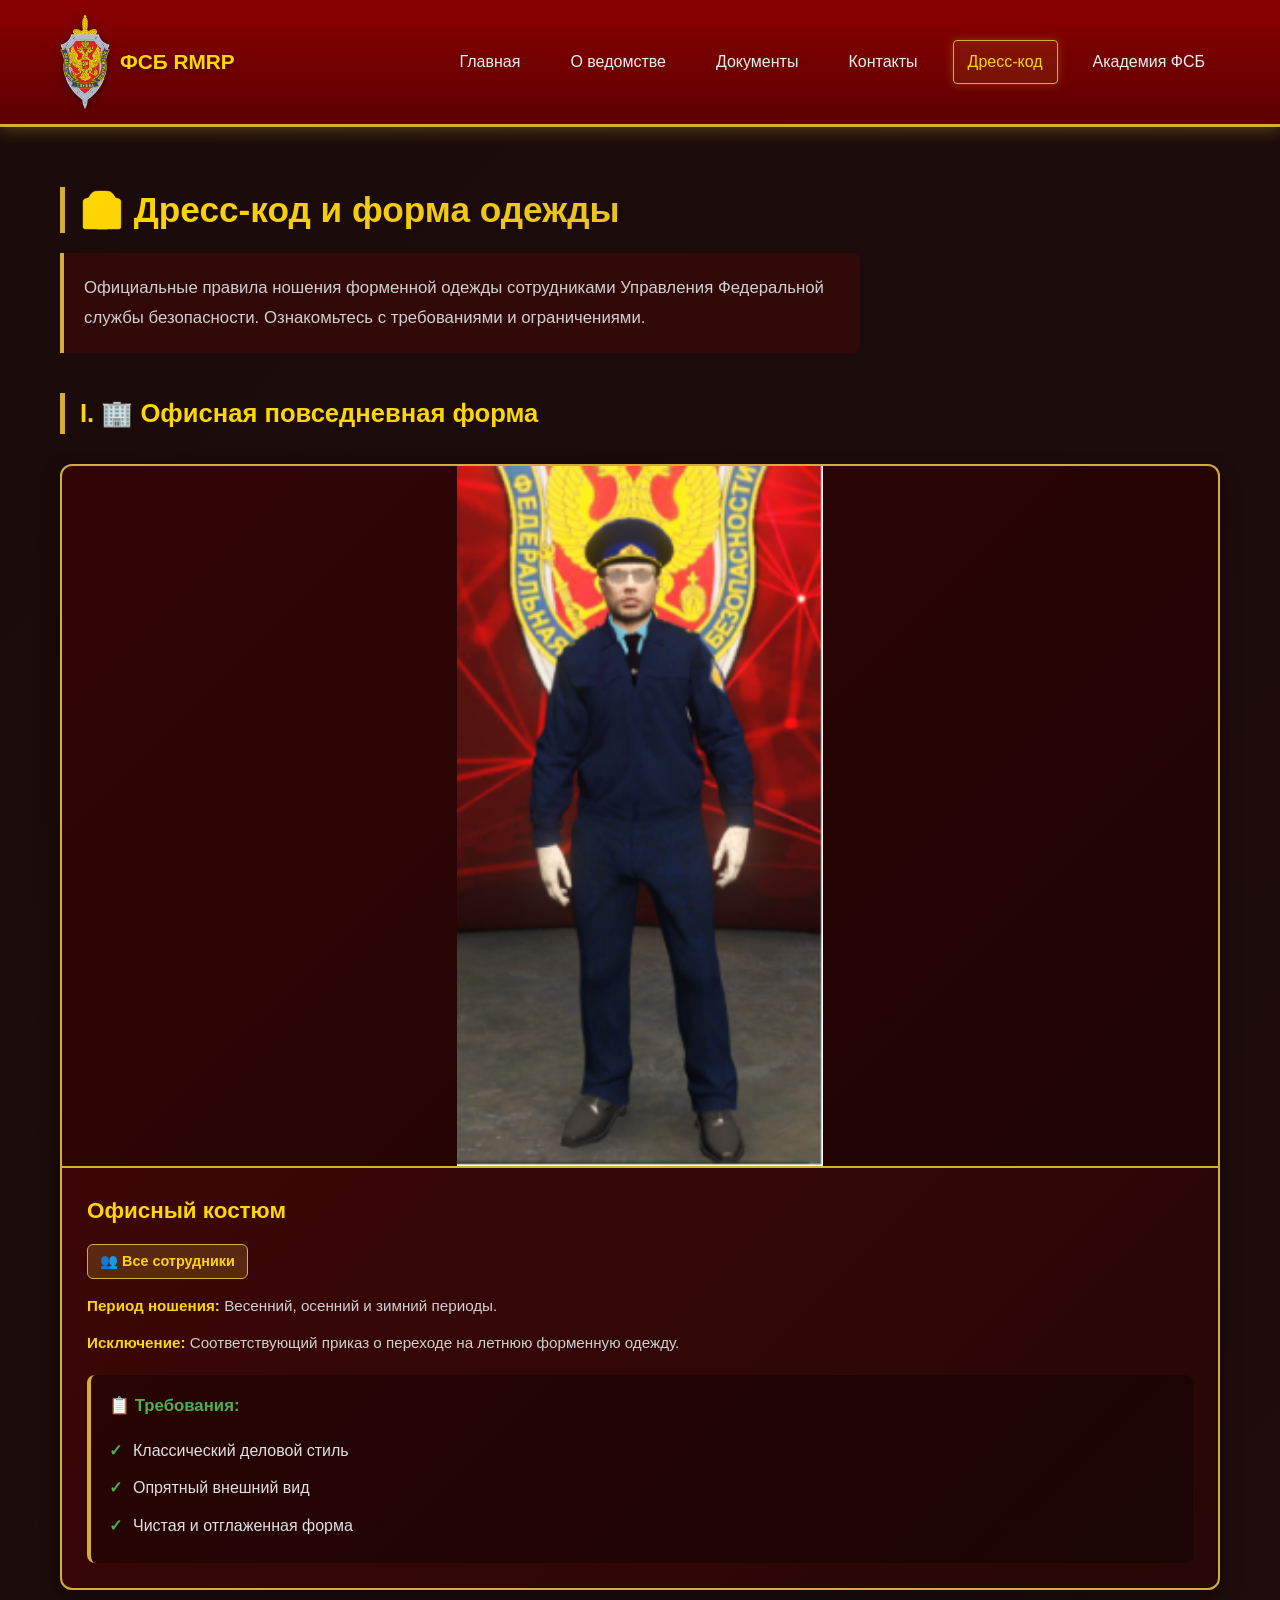
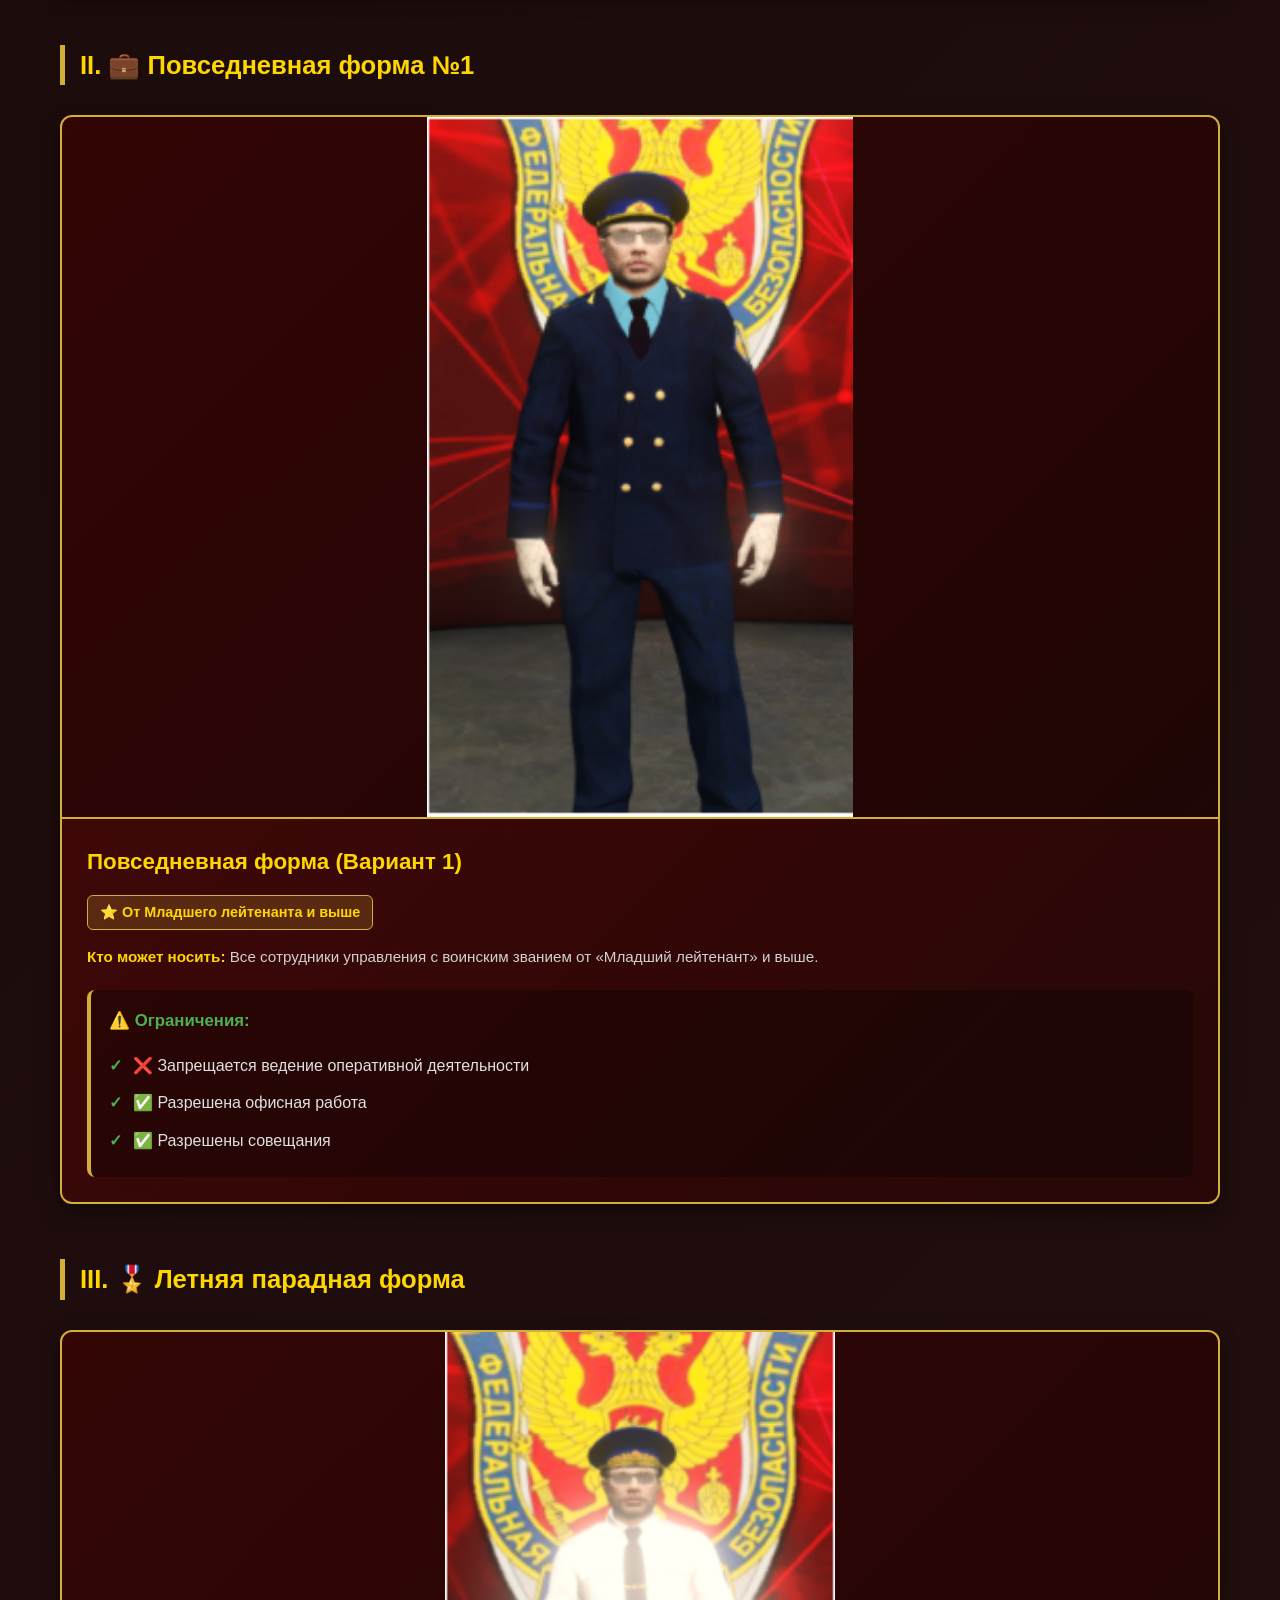
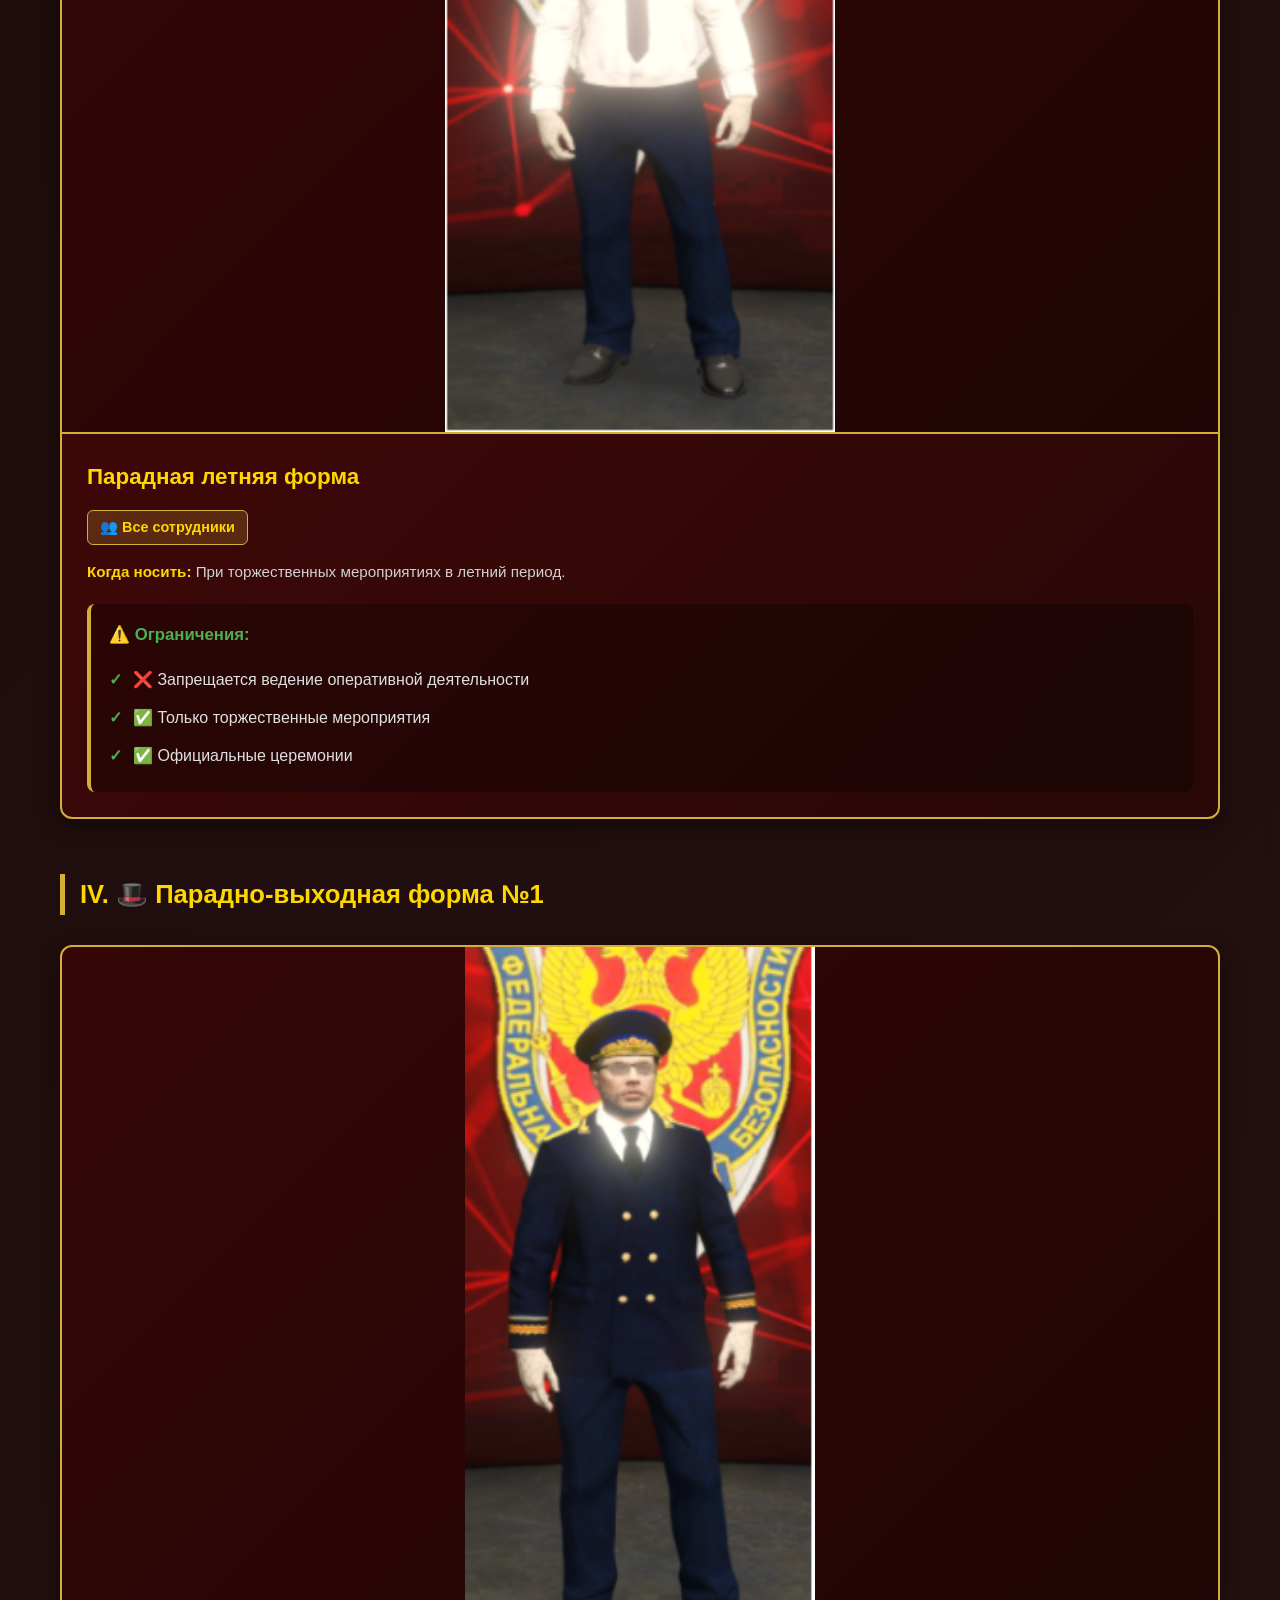
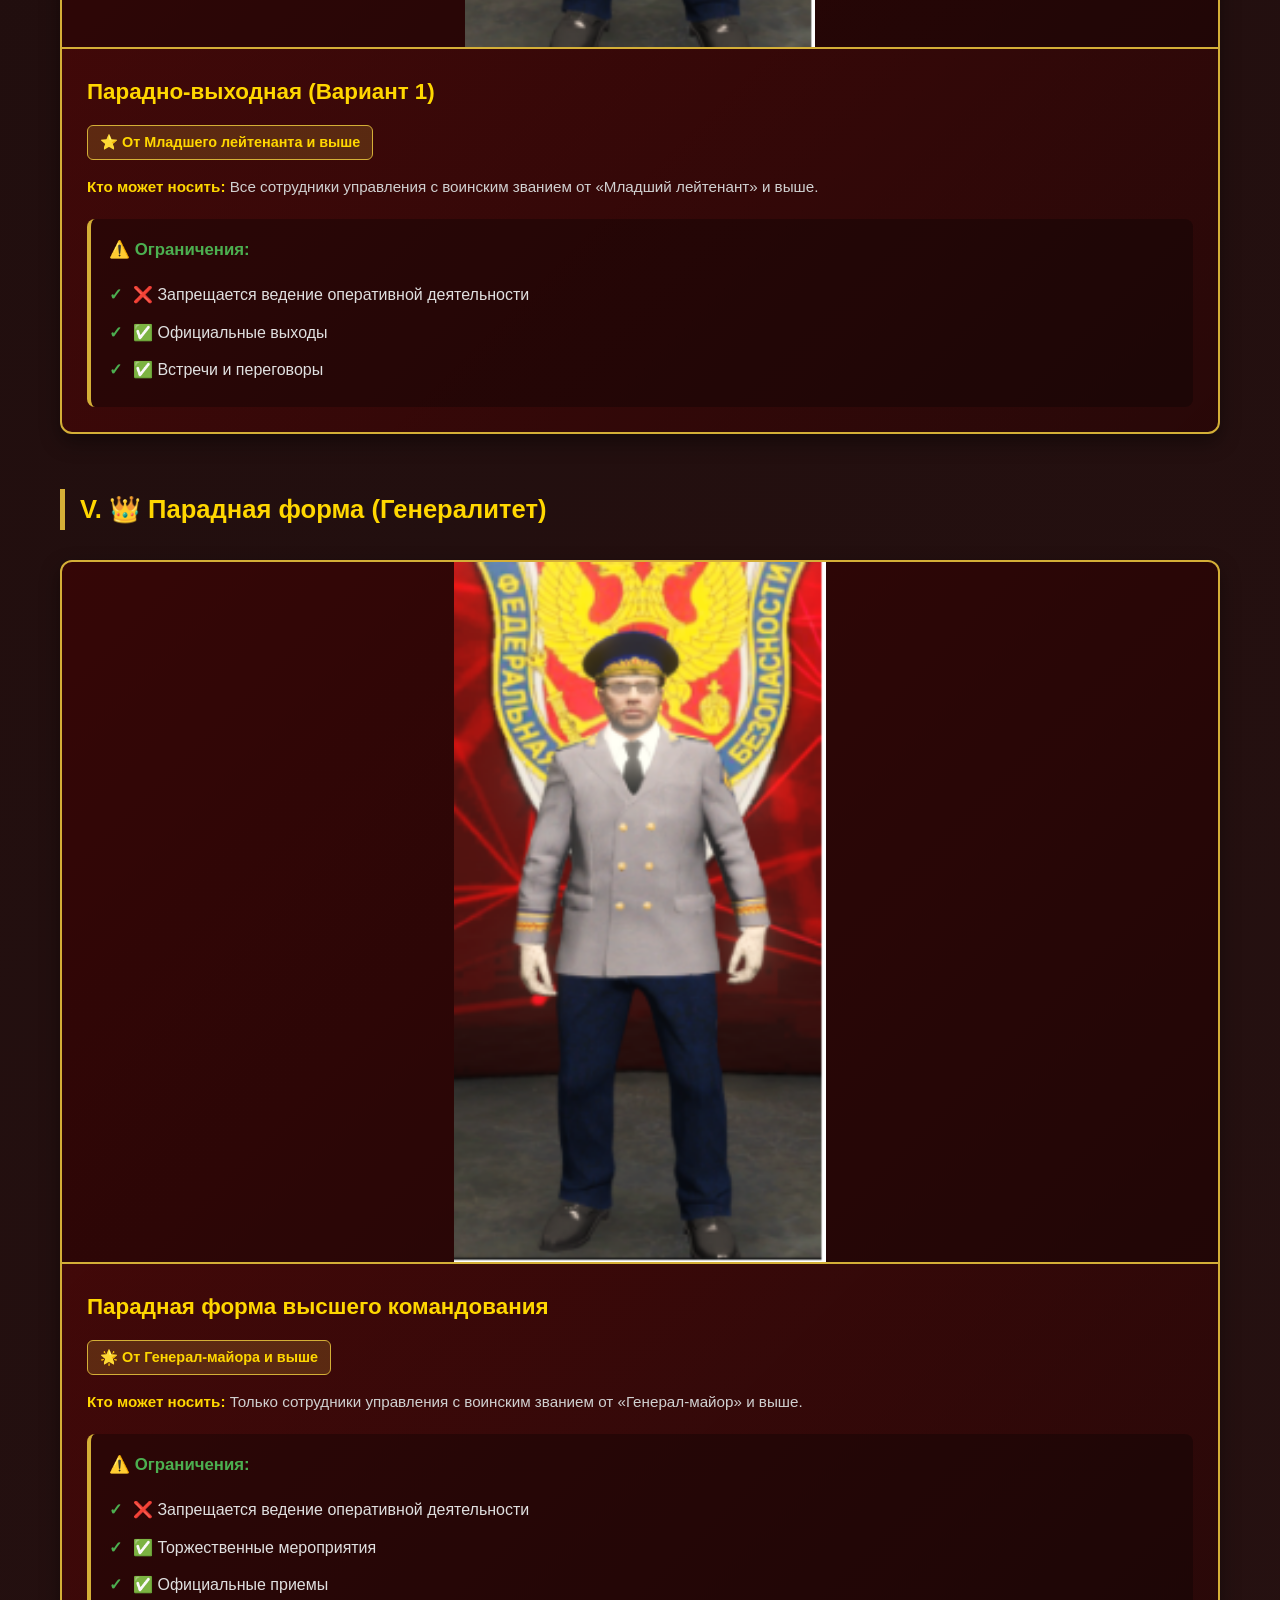
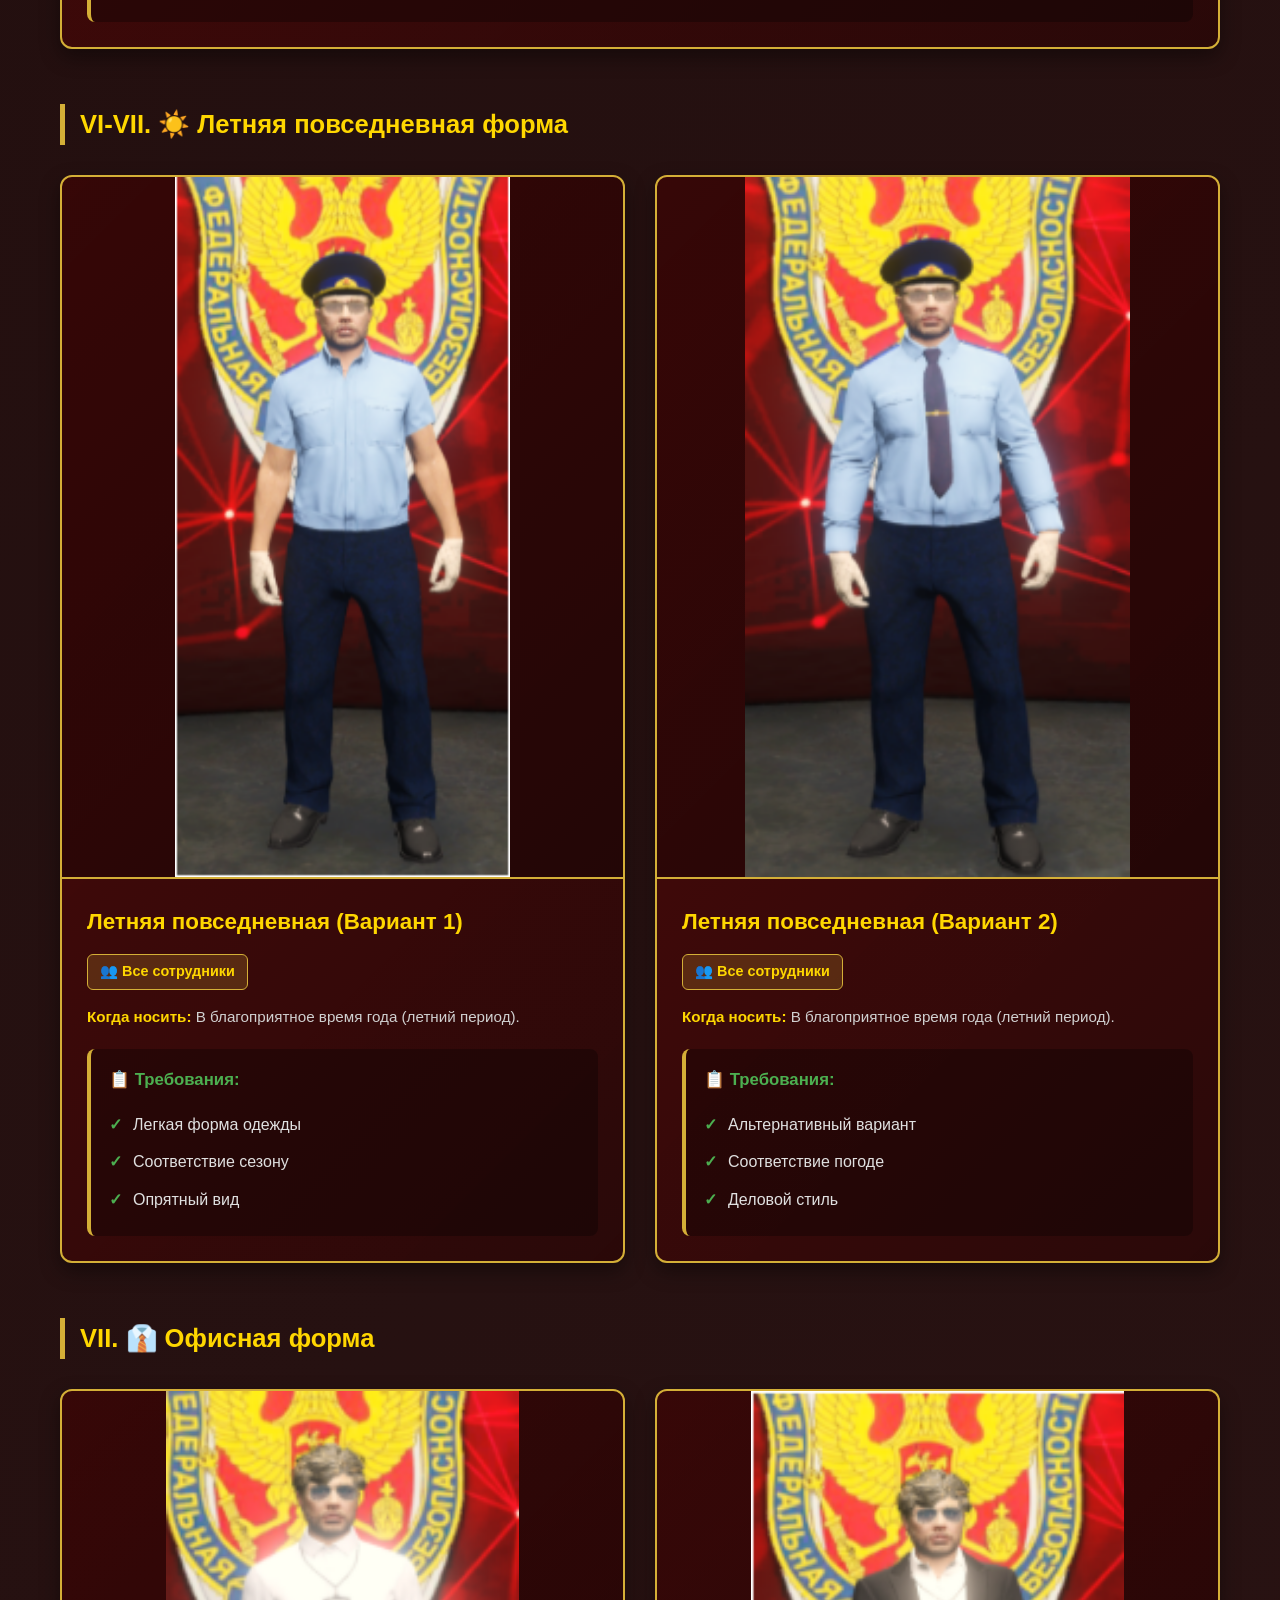
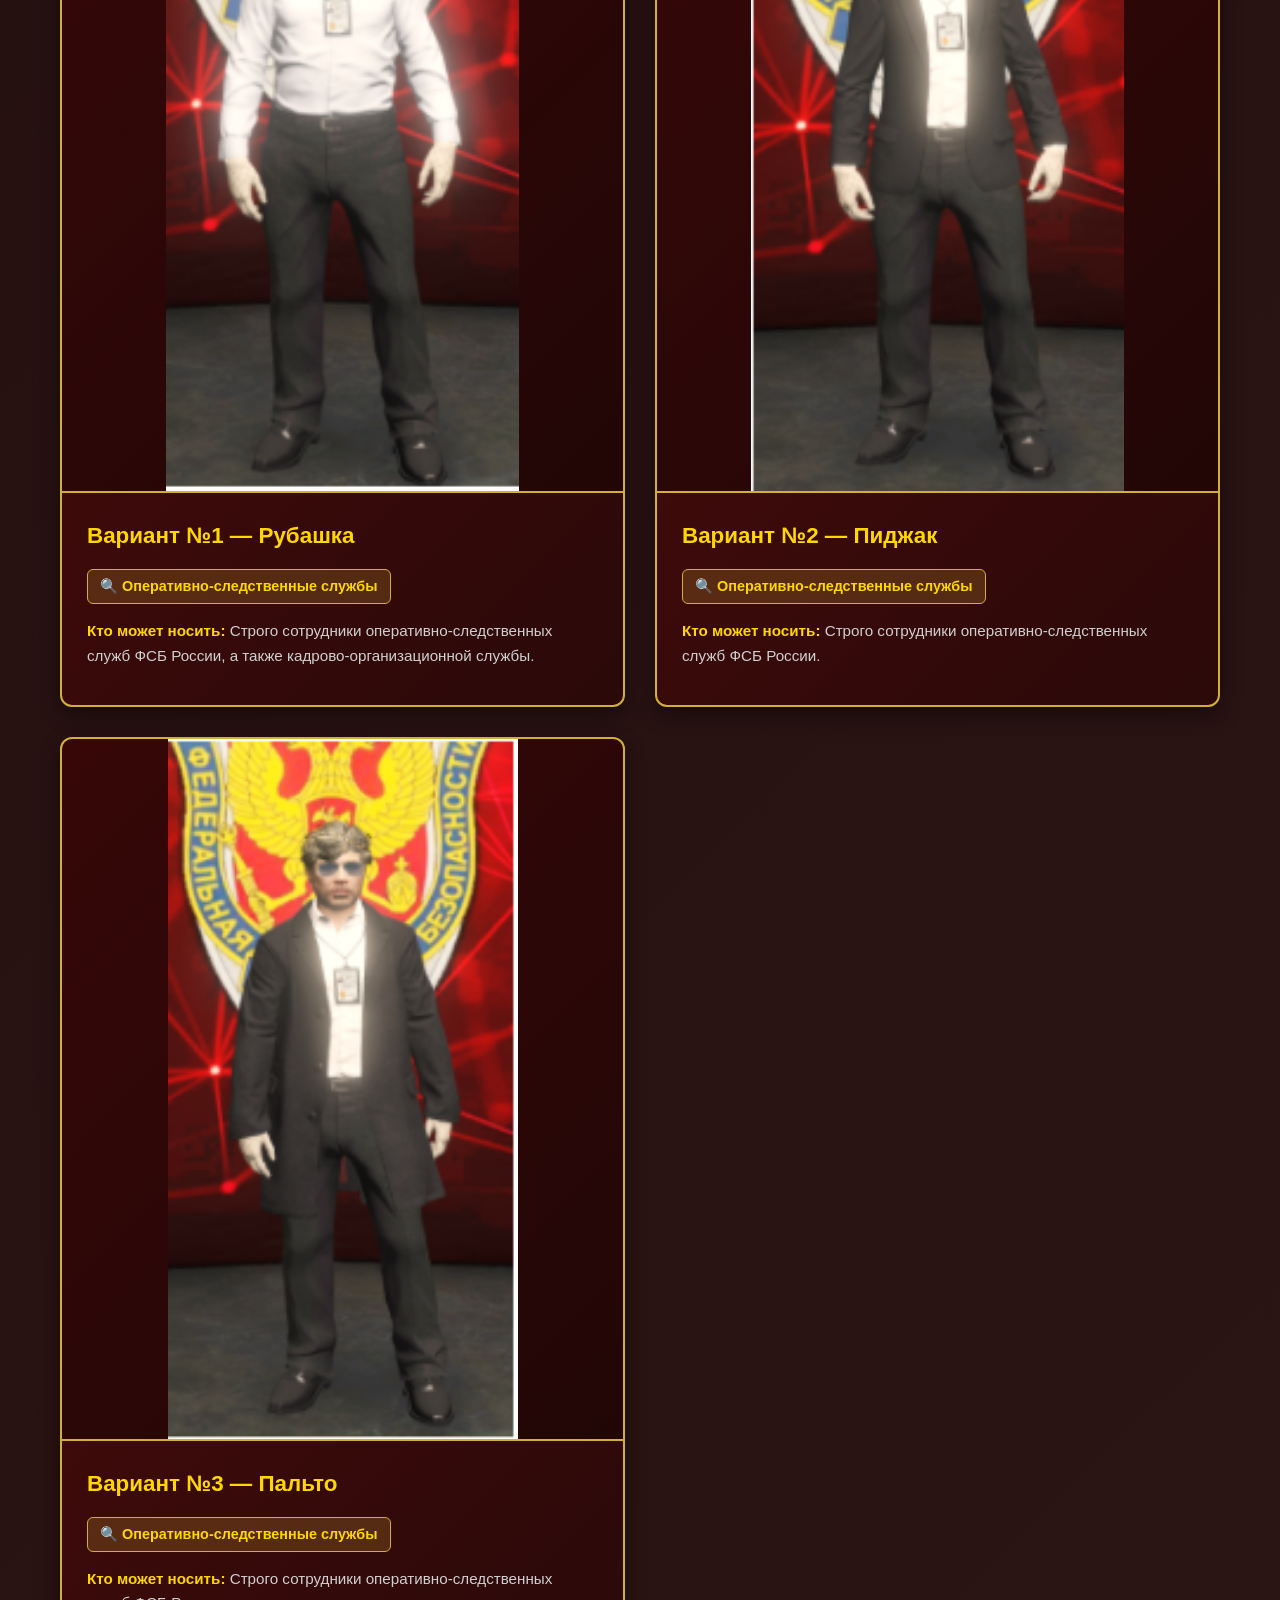
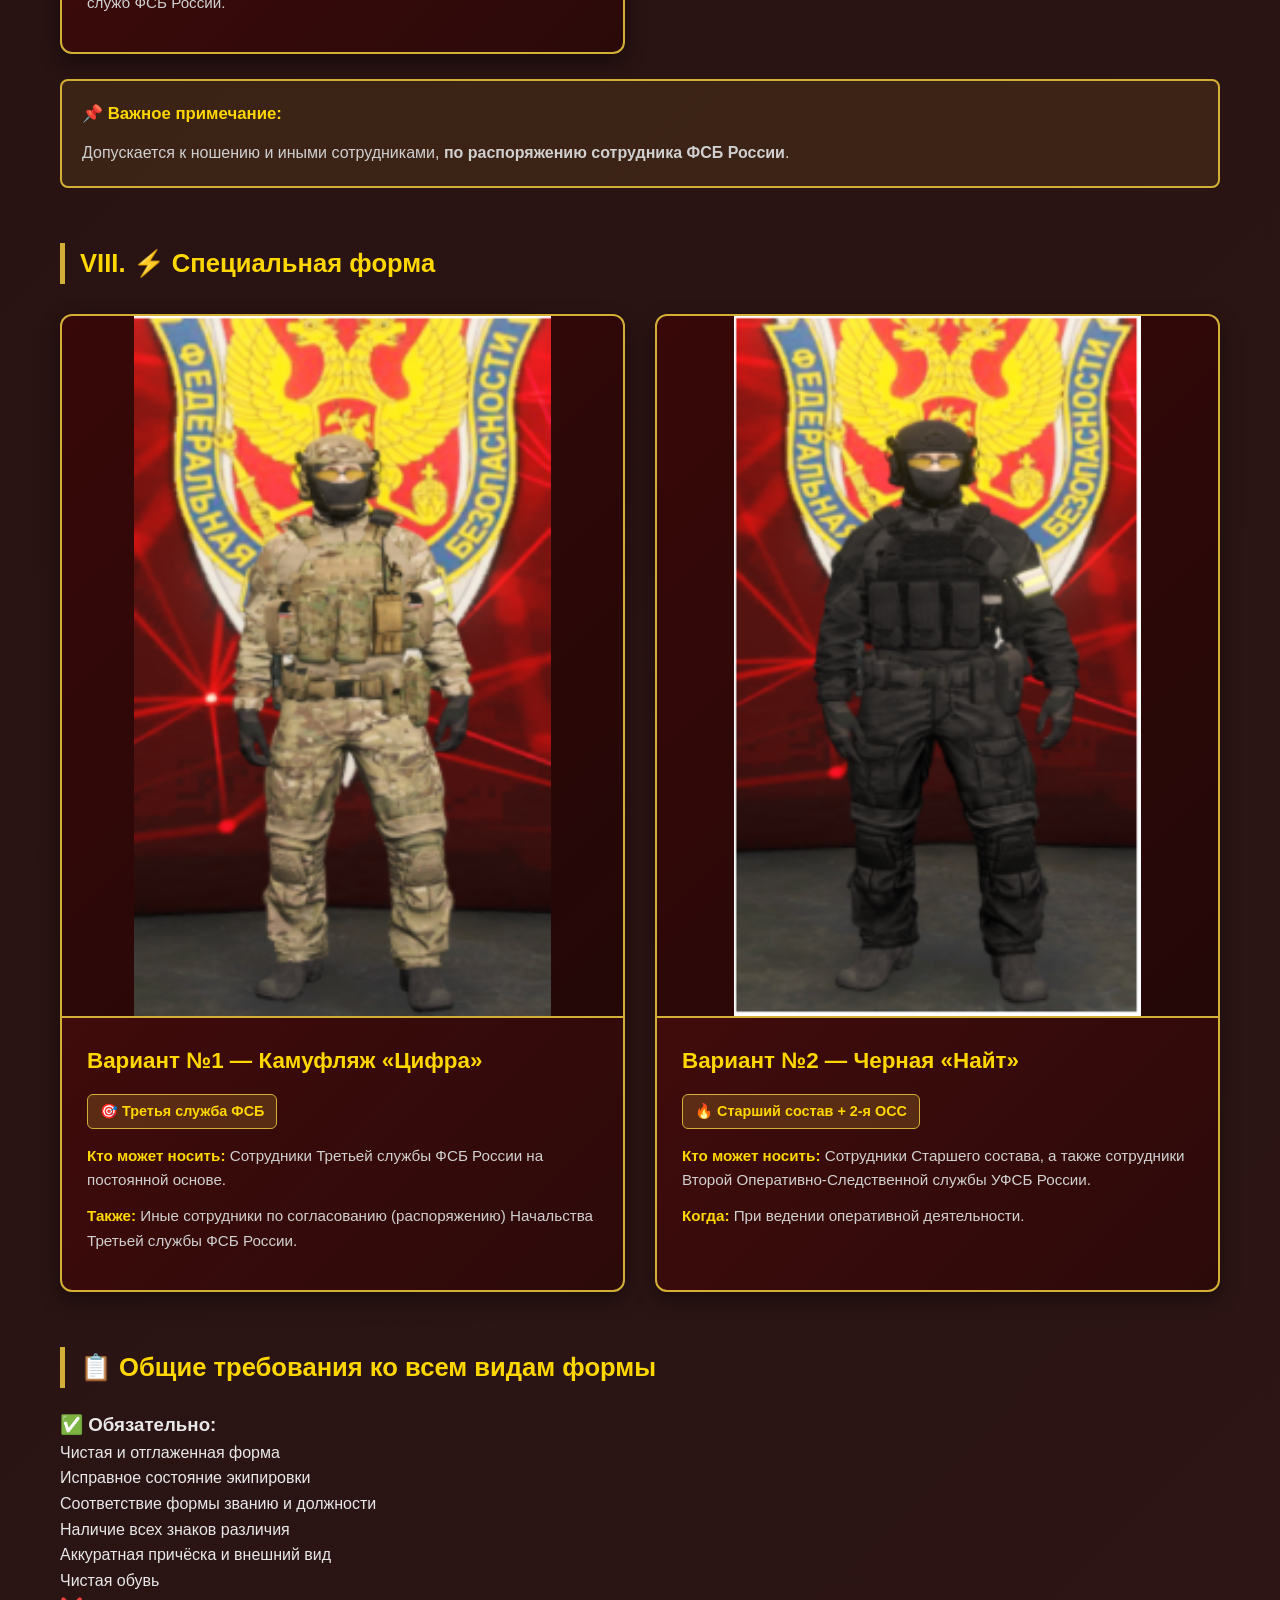
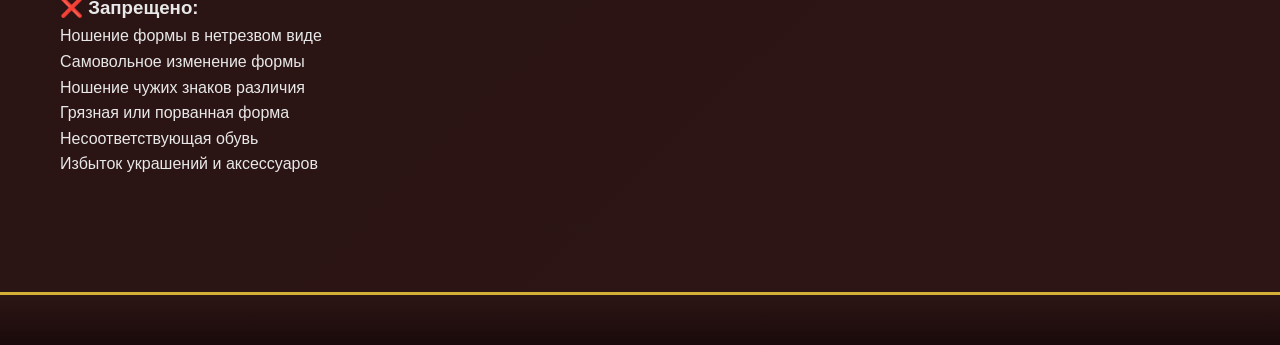
<file: dresscode.html>
<!DOCTYPE html>
<html lang="ru">
<head>
    <meta charset="UTF-8">
    <meta name="viewport" content="width=device-width, initial-scale=1.0">
    <title>Дресс-код | ФСБ RMRP</title>
    <link rel="stylesheet" href="css/style.css">
</head>
<body>
    <header class="header">
        <div class="container header-inner">
            <div class="logo">
                <img src="FSB.png" alt="ФСБ Эмблема" class="logo-emblem">
                <span>ФСБ RMRP</span>
            </div>
            <nav class="nav">
                <a href="index.html">Главная</a>
                <a href="about.html">О ведомстве</a>
                <a href="docs.html">Документы</a>
                <a href="contacts.html">Контакты</a>
                <a href="/" class="active">Дресс-код</a>
                <a href="academy.html">Академия ФСБ</a>
            </nav>
        </div>
    </header>

    <main class="main">
        <div class="container">
            <h1 class="page-title">👔 Дресс-код и форма одежды</h1>
            <p class="intro-text">Официальные правила ношения форменной одежды сотрудниками Управления Федеральной службы безопасности. Ознакомьтесь с требованиями и ограничениями.</p>

            <section class="about-block">
                <h2>I. 🏢 Офисная повседневная форма</h2>
                <div class="dresscode-grid">
                    <div class="dresscode-card">
                        <div class="dresscode-image">
                            <img src="img/dresscode/Oficpovs.png" alt="Офисная повседневная" onerror="this.src='data:image/svg+xml,%3Csvg xmlns=%27http://www.w3.org/2000/svg%27 width=%27400%27 height=%27300%27%3E%3Crect fill=%27%238b0000%27 width=%27400%27 height=%27300%27/%3E%3Ctext fill=%27%23ffd700%27 font-size=%2718%27 x=%2750%%27 y=%2750%%27 text-anchor=%27middle%27 dominant-baseline=%27middle%27%3EОфисная форма%3C/text%3E%3C/svg%3E'">
                        </div>
                        <div class="dresscode-content">
                            <h3>Офисный костюм</h3>
                            <div class="dresscode-meta">
                                <span class="dresscode-rank">👥 Все сотрудники</span>
                            </div>
                            <p class="dresscode-desc"><strong>Период ношения:</strong> Весенний, осенний и зимний периоды.</p>
                            <p class="dresscode-desc"><strong>Исключение:</strong> Соответствующий приказ о переходе на летнюю форменную одежду.</p>
                            <div class="dresscode-rules">
                                <h4>📋 Требования:</h4>
                                <ul>
                                    <li>Классический деловой стиль</li>
                                    <li>Опрятный внешний вид</li>
                                    <li>Чистая и отглаженная форма</li>
                                </ul>
                            </div>
                        </div>
                    </div>
                </div>
            </section>

            <section class="about-block">
                <h2>II. 💼 Повседневная форма №1</h2>
                <div class="dresscode-grid">
                    <div class="dresscode-card">
                        <div class="dresscode-image">
                            <img src="img/dresscode/povsvar1.png" alt="Повседневная форма 1" onerror="this.src='data:image/svg+xml,%3Csvg xmlns=%27http://www.w3.org/2000/svg%27 width=%27400%27 height=%27300%27%3E%3Crect fill=%27%235c0000%27 width=%27400%27 height=%27300%27/%3E%3Ctext fill=%27%23ffd700%27 font-size=%2718%27 x=%2750%%27 y=%2750%%27 text-anchor=%27middle%27 dominant-baseline=%27middle%27%3EПовседневная форма 1%3C/text%3E%3C/svg%3E'">
                        </div>
                        <div class="dresscode-content">
                            <h3>Повседневная форма (Вариант 1)</h3>
                            <div class="dresscode-meta">
                                <span class="dresscode-rank">⭐ От Младшего лейтенанта и выше</span>
                            </div>
                            <p class="dresscode-desc"><strong>Кто может носить:</strong> Все сотрудники управления с воинским званием от «Младший лейтенант» и выше.</p>
                            <div class="dresscode-rules">
                                <h4>⚠️ Ограничения:</h4>
                                <ul>
                                    <li>❌ Запрещается ведение оперативной деятельности</li>
                                    <li>✅ Разрешена офисная работа</li>
                                    <li>✅ Разрешены совещания</li>
                                </ul>
                            </div>
                        </div>
                    </div>
                </div>
            </section>

            <section class="about-block">
                <h2>III. 🎖️ Летняя парадная форма</h2>
                <div class="dresscode-grid">
                    <div class="dresscode-card">
                        <div class="dresscode-image">
                            <img src="img/dresscode/letoparad.png" alt="Летняя парадная" onerror="this.src='data:image/svg+xml,%3Csvg xmlns=%27http://www.w3.org/2000/svg%27 width=%27400%27 height=%27300%27%3E%3Crect fill=%27%232d1515%27 width=%27400%27 height=%27300%27/%3E%3Ctext fill=%27%23ffd700%27 font-size=%2718%27 x=%2750%%27 y=%2750%%27 text-anchor=%27middle%27 dominant-baseline=%27middle%27%3EЛетняя парадная%3C/text%3E%3C/svg%3E'">
                        </div>
                        <div class="dresscode-content">
                            <h3>Парадная летняя форма</h3>
                            <div class="dresscode-meta">
                                <span class="dresscode-rank">👥 Все сотрудники</span>
                            </div>
                            <p class="dresscode-desc"><strong>Когда носить:</strong> При торжественных мероприятиях в летний период.</p>
                            <div class="dresscode-rules">
                                <h4>⚠️ Ограничения:</h4>
                                <ul>
                                    <li>❌ Запрещается ведение оперативной деятельности</li>
                                    <li>✅ Только торжественные мероприятия</li>
                                    <li>✅ Официальные церемонии</li>
                                </ul>
                            </div>
                        </div>
                    </div>
                </div>
            </section>

            <section class="about-block">
                <h2>IV. 🎩 Парадно-выходная форма №1</h2>
                <div class="dresscode-grid">
                    <div class="dresscode-card">
                        <div class="dresscode-image">
                            <img src="img/dresscode/letoparadvihod.png" alt="Парадно-выходная 1" onerror="this.src='data:image/svg+xml,%3Csvg xmlns=%27http://www.w3.org/2000/svg%27 width=%27400%27 height=%27300%27%3E%3Crect fill=%27%231a0a0a%27 width=%27400%27 height=%27300%27/%3E%3Ctext fill=%27%23ffd700%27 font-size=%2718%27 x=%2750%%27 y=%2750%%27 text-anchor=%27middle%27 dominant-baseline=%27middle%27%3EПарадно-выходная 1%3C/text%3E%3C/svg%3E'">
                        </div>
                        <div class="dresscode-content">
                            <h3>Парадно-выходная (Вариант 1)</h3>
                            <div class="dresscode-meta">
                                <span class="dresscode-rank">⭐ От Младшего лейтенанта и выше</span>
                            </div>
                            <p class="dresscode-desc"><strong>Кто может носить:</strong> Все сотрудники управления с воинским званием от «Младший лейтенант» и выше.</p>
                            <div class="dresscode-rules">
                                <h4>⚠️ Ограничения:</h4>
                                <ul>
                                    <li>❌ Запрещается ведение оперативной деятельности</li>
                                    <li>✅ Официальные выходы</li>
                                    <li>✅ Встречи и переговоры</li>
                                </ul>
                            </div>
                        </div>
                    </div>
                </div>
            </section>

            <section class="about-block">
                <h2>V. 👑 Парадная форма (Генералитет)</h2>
                <div class="dresscode-grid">
                    <div class="dresscode-card">
                        <div class="dresscode-image">
                            <img src="img/dresscode/generalparad.png" alt="Парадная генеральская" onerror="this.src='data:image/svg+xml,%3Csvg xmlns=%27http://www.w3.org/2000/svg%27 width=%27400%27 height=%27300%27%3E%3Crect fill=%27%238b0000%27 width=%27400%27 height=%27300%27/%3E%3Ctext fill=%27%23ffd700%27 font-size=%2718%27 x=%2750%%27 y=%2750%%27 text-anchor=%27middle%27 dominant-baseline=%27middle%27%3EПарадная (Генералы)%3C/text%3E%3C/svg%3E'">
                        </div>
                        <div class="dresscode-content">
                            <h3>Парадная форма высшего командования</h3>
                            <div class="dresscode-meta">
                                <span class="dresscode-rank">🌟 От Генерал-майора и выше</span>
                            </div>
                            <p class="dresscode-desc"><strong>Кто может носить:</strong> Только сотрудники управления с воинским званием от «Генерал-майор» и выше.</p>
                            <div class="dresscode-rules">
                                <h4>⚠️ Ограничения:</h4>
                                <ul>
                                    <li>❌ Запрещается ведение оперативной деятельности</li>
                                    <li>✅ Торжественные мероприятия</li>
                                    <li>✅ Официальные приемы</li>
                                </ul>
                            </div>
                        </div>
                    </div>
                </div>
            </section>

            <section class="about-block">
                <h2>VI-VII. ☀️ Летняя повседневная форма</h2>
                <div class="dresscode-grid">
                    <div class="dresscode-card">
                        <div class="dresscode-image">
                            <img src="img/dresscode/letopovs.png" alt="Летняя повседневная 1" onerror="this.src='data:image/svg+xml,%3Csvg xmlns=%27http://www.w3.org/2000/svg%27 width=%27400%27 height=%27300%27%3E%3Crect fill=%27%235c0000%27 width=%27400%27 height=%27300%27/%3E%3Ctext fill=%27%23ffd700%27 font-size=%2718%27 x=%2750%%27 y=%2750%%27 text-anchor=%27middle%27 dominant-baseline=%27middle%27%3EЛетняя повседневная 1%3C/text%3E%3C/svg%3E'">
                        </div>
                        <div class="dresscode-content">
                            <h3>Летняя повседневная (Вариант 1)</h3>
                            <div class="dresscode-meta">
                                <span class="dresscode-rank">👥 Все сотрудники</span>
                            </div>
                            <p class="dresscode-desc"><strong>Когда носить:</strong> В благоприятное время года (летний период).</p>
                            <div class="dresscode-rules">
                                <h4>📋 Требования:</h4>
                                <ul>
                                    <li>Легкая форма одежды</li>
                                    <li>Соответствие сезону</li>
                                    <li>Опрятный вид</li>
                                </ul>
                            </div>
                        </div>
                    </div>

                    <div class="dresscode-card">
                        <div class="dresscode-image">
                            <img src="img/dresscode/letopovs2.png" alt="Летняя повседневная 2" onerror="this.src='data:image/svg+xml,%3Csvg xmlns=%27http://www.w3.org/2000/svg%27 width=%27400%27 height=%27300%27%3E%3Crect fill=%27%232d1515%27 width=%27400%27 height=%27300%27/%3E%3Ctext fill=%27%23ffd700%27 font-size=%2718%27 x=%2750%%27 y=%2750%%27 text-anchor=%27middle%27 dominant-baseline=%27middle%27%3EЛетняя повседневная 2%3C/text%3E%3C/svg%3E'">
                        </div>
                        <div class="dresscode-content">
                            <h3>Летняя повседневная (Вариант 2)</h3>
                            <div class="dresscode-meta">
                                <span class="dresscode-rank">👥 Все сотрудники</span>
                            </div>
                            <p class="dresscode-desc"><strong>Когда носить:</strong> В благоприятное время года (летний период).</p>
                            <div class="dresscode-rules">
                                <h4>📋 Требования:</h4>
                                <ul>
                                    <li>Альтернативный вариант</li>
                                    <li>Соответствие погоде</li>
                                    <li>Деловой стиль</li>
                                </ul>
                            </div>
                        </div>
                    </div>
                </div>
            </section>

            <section class="about-block">
                <h2>VII. 👔 Офисная форма</h2>
                <div class="dresscode-grid">
                    <div class="dresscode-card">
                        <div class="dresscode-image">
                            <img src="img/dresscode/ofic1.png" alt="Рубашка" onerror="this.src='data:image/svg+xml,%3Csvg xmlns=%27http://www.w3.org/2000/svg%27 width=%27400%27 height=%27300%27%3E%3Crect fill=%27%231a0a0a%27 width=%27400%27 height=%27300%27/%3E%3Ctext fill=%27%23ffd700%27 font-size=%2718%27 x=%2750%%27 y=%2750%%27 text-anchor=%27middle%27 dominant-baseline=%27middle%27%3EРубашка%3C/text%3E%3C/svg%3E'">
                        </div>
                        <div class="dresscode-content">
                            <h3>Вариант №1 — Рубашка</h3>
                            <div class="dresscode-meta">
                                <span class="dresscode-rank">🔍 Оперативно-следственные службы</span>
                            </div>
                            <p class="dresscode-desc"><strong>Кто может носить:</strong> Строго сотрудники оперативно-следственных служб ФСБ России, а также кадрово-организационной службы.</p>
                        </div>
                    </div>

                    <div class="dresscode-card">
                        <div class="dresscode-image">
                            <img src="img/dresscode/ofic2.png" alt="Пиджак" onerror="this.src='data:image/svg+xml,%3Csvg xmlns=%27http://www.w3.org/2000/svg%27 width=%27400%27 height=%27300%27%3E%3Crect fill=%27%238b0000%27 width=%27400%27 height=%27300%27/%3E%3Ctext fill=%27%23ffd700%27 font-size=%2718%27 x=%2750%%27 y=%2750%%27 text-anchor=%27middle%27 dominant-baseline=%27middle%27%3EПиджак%3C/text%3E%3C/svg%3E'">
                        </div>
                        <div class="dresscode-content">
                            <h3>Вариант №2 — Пиджак</h3>
                            <div class="dresscode-meta">
                                <span class="dresscode-rank">🔍 Оперативно-следственные службы</span>
                            </div>
                            <p class="dresscode-desc"><strong>Кто может носить:</strong> Строго сотрудники оперативно-следственных служб ФСБ России.</p>
                        </div>
                    </div>

                    <div class="dresscode-card">
                        <div class="dresscode-image">
                            <img src="img/dresscode/ofic3.png" alt="Пальто" onerror="this.src='data:image/svg+xml,%3Csvg xmlns=%27http://www.w3.org/2000/svg%27 width=%27400%27 height=%27300%27%3E%3Crect fill=%27%235c0000%27 width=%27400%27 height=%27300%27/%3E%3Ctext fill=%27%23ffd700%27 font-size=%2718%27 x=%2750%%27 y=%2750%%27 text-anchor=%27middle%27 dominant-baseline=%27middle%27%3EПальто%3C/text%3E%3C/svg%3E'">
                        </div>
                        <div class="dresscode-content">
                            <h3>Вариант №3 — Пальто</h3>
                            <div class="dresscode-meta">
                                <span class="dresscode-rank">🔍 Оперативно-следственные службы</span>
                            </div>
                            <p class="dresscode-desc"><strong>Кто может носить:</strong> Строго сотрудники оперативно-следственных служб ФСБ России.</p>
                        </div>
                    </div>
                </div>
                <div class="dresscode-rules" style="margin-top: 25px; padding: 20px; background: rgba(212, 175, 55, 0.1); border: 2px solid #d4af37; border-radius: 8px;">
                    <h4 style="color: #ffd700; margin-bottom: 12px;">📌 Важное примечание:</h4>
                    <p style="color: #d0d0d0;">Допускается к ношению и иными сотрудниками, <strong>по распоряжению сотрудника ФСБ России</strong>.</p>
                </div>
            </section>

            <!-- === VIII. СПЕЦИАЛЬНАЯ ФОРМА === -->
            <section class="about-block">
                <h2>VIII. ⚡ Специальная форма</h2>
                <div class="dresscode-grid">
                    <div class="dresscode-card">
                        <div class="dresscode-image">
                            <img src="img/dresscode/spec1.png" alt="Камуфляж" onerror="this.src='data:image/svg+xml,%3Csvg xmlns=%27http://www.w3.org/2000/svg%27 width=%27400%27 height=%27300%27%3E%3Crect fill=%27%232d1515%27 width=%27400%27 height=%27300%27/%3E%3Ctext fill=%27%23ffd700%27 font-size=%2718%27 x=%2750%%27 y=%2750%%27 text-anchor=%27middle%27 dominant-baseline=%27middle%27%3EКамуфляж (Цифра)%3C/text%3E%3C/svg%3E'">
                        </div>
                        <div class="dresscode-content">
                            <h3>Вариант №1 — Камуфляж «Цифра»</h3>
                            <div class="dresscode-meta">
                                <span class="dresscode-rank">🎯 Третья служба ФСБ</span>
                            </div>
                            <p class="dresscode-desc"><strong>Кто может носить:</strong> Сотрудники Третьей службы ФСБ России на постоянной основе.</p>
                            <p class="dresscode-desc"><strong>Также:</strong> Иные сотрудники по согласованию (распоряжению) Начальства Третьей службы ФСБ России.</p>
                        </div>
                    </div>

                    <div class="dresscode-card">
                        <div class="dresscode-image">
                            <img src="img/dresscode/black.png" alt="Черная форма" onerror="this.src='data:image/svg+xml,%3Csvg xmlns=%27http://www.w3.org/2000/svg%27 width=%27400%27 height=%27300%27%3E%3Crect fill=%27%231a0a0a%27 width=%27400%27 height=%27300%27/%3E%3Ctext fill=%27%23ffd700%27 font-size=%2718%27 x=%2750%%27 y=%2750%%27 text-anchor=%27middle%27 dominant-baseline=%27middle%27%3EЧерная (Найт)%3C/text%3E%3C/svg%3E'">
                        </div>
                        <div class="dresscode-content">
                            <h3>Вариант №2 — Черная «Найт»</h3>
                            <div class="dresscode-meta">
                                <span class="dresscode-rank">🔥 Старший состав + 2-я ОСС</span>
                            </div>
                            <p class="dresscode-desc"><strong>Кто может носить:</strong> Сотрудники Старшего состава, а также сотрудники Второй Оперативно-Следственной службы УФСБ России.</p>
                            <p class="dresscode-desc"><strong>Когда:</strong> При ведении оперативной деятельности.</p>
                        </div>
                    </div>
                </div>
            </section>

            <section class="about-block">
                <h2>📋 Общие требования ко всем видам формы</h2>
                <div class="dresscode-rules-full">
                    <div class="rules-column">
                        <h3>✅ Обязательно:</h3>
                        <ul>
                            <li>Чистая и отглаженная форма</li>
                            <li>Исправное состояние экипировки</li>
                            <li>Соответствие формы званию и должности</li>
                            <li>Наличие всех знаков различия</li>
                            <li>Аккуратная причёска и внешний вид</li>
                            <li>Чистая обувь</li>
                        </ul>
                    </div>
                    <div class="rules-column">
                        <h3>❌ Запрещено:</h3>
                        <ul>
                            <li>Ношение формы в нетрезвом виде</li>
                            <li>Самовольное изменение формы</li>
                            <li>Ношение чужих знаков различия</li>
                            <li>Грязная или порванная форма</li>
                            <li>Несоответствующая обувь</li>
                            <li>Избыток украшений и аксессуаров</li>
                        </ul>
                    </div>
                </div>
            </section>
        </div>
    </main>

    <footer class="footer">
        <div class="container footer-inner"></div>
    </footer>
    <script src="js/script.js"></script>
</body>
</html>
</file>
<file: css/style.css>
* { margin: 0; padding: 0; box-sizing: border-box; }
html { scroll-behavior: smooth; }
body {
font-family: 'Segoe UI', Tahoma, Geneva, Verdana, sans-serif;
background: linear-gradient(135deg, #1a0a0a 0%, #2d1515 100%);
color: #e8e8e8;
line-height: 1.6;
-webkit-font-smoothing: antialiased;
}
a { text-decoration: none; color: inherit; transition: all 0.3s ease; }
ul { list-style: none; }
img { max-width: 100%; height: auto; display: block; }
.container { max-width: 1200px; margin: 0 auto; padding: 0 20px; }
@media (hover: none) {
a, button, .leader-discord, .btn { cursor: pointer; -webkit-tap-highlight-color: transparent; }
.btn:active, .btn-sm:active, .leader-discord:active { transform: scale(0.98); opacity: 0.9; }
}
.header {
background: linear-gradient(180deg, #8b0000 0%, #5c0000 100%);
padding: 15px 0;
border-bottom: 3px solid #d4af37;
box-shadow: 0 4px 15px rgba(212, 175, 55, 0.3);
position: sticky;
top: 0;
z-index: 100;
}
.header-inner {
display: flex;
justify-content: space-between;
align-items: center;
flex-wrap: wrap;
gap: 15px;
}
.logo {
font-size: 1.3rem;
font-weight: bold;
color: #ffd700;
display: flex;
align-items: center;
gap: 10px;
white-space: nowrap;
text-shadow: 0 2px 4px rgba(0,0,0,0.5);
}
.logo-emblem { width: 50px; height: auto; filter: drop-shadow(0 2px 4px rgba(0,0,0,0.4)); }
.nav { display: flex; gap: 20px; }
.nav a {
color: #f0f0f0; font-weight: 500; padding: 8px 14px; border-radius: 4px; border: 1px solid transparent; transition: all 0.3s ease;
}
.nav a:hover, .nav a.active {
color: #ffd700; border-color: #d4af37; background: rgba(212, 175, 55, 0.1); box-shadow: 0 0 10px rgba(212, 175, 55, 0.3);
}
.hero {
position: relative;
background: linear-gradient(135deg, rgba(139, 0, 0, 0.9) 0%, rgba(45, 0, 0, 0.95) 100%);
min-height: 500px; display: flex; align-items: center; justify-content: center; text-align: center;
border-bottom: 3px solid #d4af37;
}
.hero::before {
content: ''; position: absolute; top: 0; left: 0; right: 0; bottom: 0;
background: radial-gradient(ellipse at center, transparent 0%, rgba(0,0,0,0.4) 100%); pointer-events: none;
}
.hero-overlay { position: absolute; top: 0; left: 0; right: 0; bottom: 0; z-index: 1; }
.hero-content { position: relative; z-index: 2; padding: 0 20px; max-width: 900px; margin: 0 auto; width: 100%; }
.hero-emblem { width: 150px; height: auto; margin: 0 auto 25px auto; display: block; filter: drop-shadow(0 6px 12px rgba(0,0,0,0.5)); }
.hero-title {
font-size: 2.6rem;
background: linear-gradient(135deg, #ffd700 0%, #d4af37 50%, #ffd700 100%);
-webkit-background-clip: text; -webkit-text-fill-color: transparent; background-clip: text;
margin-bottom: 15px; text-transform: uppercase; letter-spacing: 3px; line-height: 1.2; font-weight: 700;
}
.hero-subtitle { font-size: 1.2rem; color: #f5f5f5; margin-bottom: 35px; font-weight: 300; text-shadow: 0 2px 6px rgba(0,0,0,0.6); }
.hero-buttons { display: flex; gap: 15px; justify-content: center; flex-wrap: wrap; }
.btn {
padding: 14px 30px; border-radius: 6px; font-weight: 600; font-size: 0.95rem; cursor: pointer;
display: inline-block; border: 2px solid transparent; min-height: 48px; transition: all 0.3s ease;
text-transform: uppercase; letter-spacing: 1px;
}
.btn-primary {
background: linear-gradient(135deg, #d4af37 0%, #ffd700 100%); color: #2d1515; border-color: #d4af37;
box-shadow: 0 4px 12px rgba(212, 175, 55, 0.4);
}
.btn-primary:hover { background: linear-gradient(135deg, #ffd700 0%, #d4af37 100%); transform: translateY(-3px); box-shadow: 0 8px 20px rgba(212, 175, 55, 0.6); }
.btn-secondary { background: transparent; color: #ffd700; border: 2px solid #d4af37; }
.btn-secondary:hover { background: rgba(212, 175, 55, 0.15); transform: translateY(-3px); }
.btn-sm {
padding: 8px 16px; font-size: 0.85rem; background: linear-gradient(135deg, #d4af37 0%, #ffd700 100%);
color: #2d1515; border-radius: 4px; cursor: pointer; transition: all 0.3s; min-height: 38px; font-weight: 600; border: 1px solid #d4af37;
}
.btn-sm:hover { background: linear-gradient(135deg, #ffd700 0%, #d4af37 100%); transform: translateY(-2px); }
.main { padding: 60px 0; }
.main h2, .page-title { color: #ffd700; margin-bottom: 20px; border-left: 5px solid #d4af37; padding-left: 15px; }
.main h2 { font-size: 1.9rem; }
.page-title {
font-size: 2.2rem; line-height: 1.3;
background: linear-gradient(135deg, #ffd700 0%, #d4af37 100%);
-webkit-background-clip: text; -webkit-text-fill-color: transparent; background-clip: text;
}
.intro-text {
font-size: 1.05rem; color: #d0d0d0; margin-bottom: 40px; max-width: 800px; line-height: 1.8;
padding: 20px; background: rgba(139, 0, 0, 0.2); border-left: 4px solid #d4af37; border-radius: 0 8px 8px 0;
}
.contacts-page { padding-top: 60px; padding-bottom: 60px; min-height: auto; }
.senior-staff-section { margin-top: 60px; }
.dept-block {
margin-bottom: 50px; padding: 30px;
background: linear-gradient(135deg, rgba(139, 0, 0, 0.3) 0%, rgba(45, 0, 0, 0.4) 100%);
border-radius: 10px; border: 2px solid #d4af37;
}
.dept-title {
font-size: 1.5rem; color: #ffd700; margin-bottom: 25px; display: flex; align-items: center; gap: 10px;
border-bottom: 2px solid #d4af37; padding-bottom: 12px;
}
.leaders-grid { display: grid; grid-template-columns: repeat(auto-fit, minmax(270px, 1fr)); gap: 22px; width: 100%; }
.leader-card {
background: linear-gradient(135deg, rgba(139, 0, 0, 0.4) 0%, rgba(45, 0, 0, 0.5) 100%);
border: 2px solid #d4af37; border-radius: 10px; padding: 28px 22px; transition: all 0.3s; text-align: center;
}
.leader-card:hover { border-color: #ffd700; transform: translateY(-6px); box-shadow: 0 12px 30px rgba(212, 175, 55, 0.4); }
.leader-main { border: 3px solid #ffd700; background: linear-gradient(135deg, rgba(139, 0, 0, 0.6) 0%, rgba(45, 0, 0, 0.7) 100%); }
.leader-rank { font-size: 0.9rem; font-weight: 600; color: #ffd700; margin-bottom: 10px; text-transform: uppercase; letter-spacing: 1.5px; }
.leader-name { font-size: 1.3rem; color: #ffffff; margin-bottom: 6px; font-weight: 700; }
.leader-position { color: #e0e0e0; font-size: 0.92rem; margin-bottom: 22px; min-height: 40px; }
.leader-discord {
background: rgba(45, 0, 0, 0.6); border: 1.5px solid #d4af37; border-radius: 8px; padding: 14px 16px;
display: flex; align-items: center; justify-content: center; gap: 10px; cursor: pointer;
transition: all 0.3s; flex-direction: column; min-height: 65px;
}
.leader-discord:hover { border-color: #ffd700; background: rgba(139, 0, 0, 0.4); box-shadow: 0 0 15px rgba(212, 175, 55, 0.4); }
.discord-icon { font-size: 1.2rem; }
.discord-handle { font-weight: 600; color: #ffd700; font-family: 'Consolas', monospace; word-break: break-all; }
.discord-hint { display: block; font-size: 0.72rem; color: #c0c0c0; margin-top: 4px; }
@keyframes pulse { 0% { transform: scale(1); } 50% { transform: scale(1.05); } 100% { transform: scale(1); } }
.discord-copied { animation: pulse 0.3s ease; color: #4caf50 !important; }
.star-lg {
font-size: 1.5em; color: #ffd700; text-shadow: 0 0 10px rgba(255, 215, 0, 0.8);
margin-right: 3px; display: inline-block; line-height: 1; vertical-align: middle;
}
.table-responsive { overflow-x: auto; -webkit-overflow-scrolling: touch; max-width: 100%; }
.structure-table {
width: 100%; border-collapse: collapse;
background: linear-gradient(135deg, rgba(139, 0, 0, 0.3) 0%, rgba(45, 0, 0, 0.4) 100%);
border-radius: 10px; overflow: hidden; border: 2px solid #d4af37; table-layout: auto;
}
.structure-table th, .structure-table td {
padding: 14px 16px; text-align: left; border-bottom: 1px solid rgba(212, 175, 55, 0.3);
white-space: normal; word-wrap: break-word;
}
.structure-table th {
background: linear-gradient(135deg, #8b0000 0%, #5c0000 100%);
color: #ffd700; font-weight: 600; text-transform: uppercase; letter-spacing: 1px;
border-bottom: 2px solid #d4af37; font-size: 0.92rem;
}
.structure-table tr:last-child td { border-bottom: none; }
.structure-table tr:hover { background: rgba(212, 175, 55, 0.1); }
.rank-badge {
display: inline-block; padding: 5px 14px; border-radius: 15px; font-size: 0.85rem;
font-weight: 600; text-align: center; min-width: 30px; border: 1.5px solid;
}
.rank-high    { background: linear-gradient(135deg, #d4af37 0%, #ffd700 100%); color: #2d1515; border-color: #d4af37; }
.rank-mid     { background: rgba(139, 0, 0, 0.5); color: #ffd700; border-color: #d4af37; }
.rank-low     { background: rgba(45, 0, 0, 0.5); color: #c0c0c0; border-color: #8b7355; }
.rank-legislation { background: linear-gradient(135deg, #6b3fa0 0%, #8b5fbf 100%); color: #ffffff; border-color: #9b7fbf; }
.rank-act     { background: linear-gradient(135deg, #2a9d8f 0%, #3dbfae 100%); color: #ffffff; border-color: #4fbfbf; }
.rank-table   { background: linear-gradient(135deg, #e67e22 0%, #f39c12 100%); color: #ffffff; border-color: #f39c12; }
.rank-charter { background: linear-gradient(135deg, #8b4513 0%, #cd853f 100%); color: #ffffff; border-color: #daa520; }
.about-block { margin-bottom: 55px; }
.about-block h2 { font-size: 1.6rem; margin-bottom: 22px; display: flex; align-items: center; gap: 10px; }
.accordion-container { display: flex; flex-direction: column; gap: 15px; }
.accordion-item {
background: linear-gradient(135deg, rgba(139, 0, 0, 0.3) 0%, rgba(45, 0, 0, 0.4) 100%);
border: 2px solid #d4af37; border-radius: 10px; overflow: hidden; transition: all 0.3s ease;
}
.accordion-item:hover { border-color: #ffd700; box-shadow: 0 0 15px rgba(212, 175, 55, 0.2); }
.accordion-header {
width: 100%; padding: 20px 25px; background: transparent; border: none; color: #ffffff;
font-size: 1.1rem; font-weight: 600; text-align: left; cursor: pointer;
display: flex; align-items: center; gap: 15px; transition: background 0.3s;
}
.accordion-header:hover { background: rgba(212, 175, 55, 0.1); }
.dept-icon { font-size: 1.2rem; }
.accordion-header .arrow { margin-left: auto; transition: transform 0.3s ease; color: #ffd700; }
.accordion-item.active .accordion-header { background: rgba(212, 175, 55, 0.15); color: #ffd700; }
.accordion-item.active .accordion-header .arrow { transform: rotate(180deg); }
.accordion-body {
max-height: 0; overflow: hidden; transition: max-height 0.4s ease-out, padding 0.3s ease;
background: rgba(0, 0, 0, 0.2); border-top: 1px solid rgba(212, 175, 55, 0.3);
}
.accordion-item.active .accordion-body { max-height: 500px; padding: 20px 25px; }
.accordion-body p { color: #e0e0e0; line-height: 1.7; margin: 0; }
.accordion-body p strong { color: #ffd700; display: block; margin-bottom: 8px; font-size: 1.05rem; }
.dresscode-grid { display: grid; grid-template-columns: repeat(auto-fit, minmax(400px, 1fr)); gap: 30px; margin-top: 30px; }
.dresscode-card {
background: linear-gradient(135deg, rgba(139, 0, 0, 0.4) 0%, rgba(45, 0, 0, 0.5) 100%);
border: 2px solid #d4af37; border-radius: 12px; overflow: hidden;
box-shadow: 0 8px 20px rgba(0,0,0,0.4); transition: all 0.3s ease; display: flex; flex-direction: column;
}
.dresscode-card:hover { transform: translateY(-5px); box-shadow: 0 12px 35px rgba(212, 175, 55, 0.3); border-color: #ffd700; }
.dresscode-image {
width: 100%; height: auto; min-height: 400px; overflow: hidden; background: rgba(0,0,0,0.3);
border-bottom: 2px solid #d4af37; display: flex; align-items: center; justify-content: center;
}
.dresscode-image img {
width: 100%; height: auto; max-height: 700px; object-fit: contain; transition: transform 0.3s ease;
}
.dresscode-card:hover .dresscode-image img { transform: scale(1.02); }
.dresscode-content { padding: 25px; flex: 1; }
.dresscode-content h3 { color: #ffd700; font-size: 1.4rem; margin-bottom: 15px; }
.dresscode-meta { margin-bottom: 15px; }
.dresscode-rank { display: inline-block; padding: 5px 12px; background: rgba(212, 175, 55, 0.2); border: 1px solid #d4af37; border-radius: 6px; color: #ffd700; font-size: 0.9rem; font-weight: 600; }
.dresscode-desc { color: #d0d0d0; margin-bottom: 12px; line-height: 1.6; font-size: 0.95rem; }
.dresscode-desc strong { color: #ffd700; }
.dresscode-rules { margin-top: 20px; padding: 18px; background: rgba(0,0,0,0.3); border-radius: 8px; border-left: 4px solid #d4af37; }
.dresscode-rules h4 { color: #4caf50; margin-bottom: 12px; font-size: 1.05rem; }
.dresscode-rules ul { list-style: none; padding: 0; }
.dresscode-rules li { padding: 6px 0; color: #e0e0e0; padding-left: 24px; position: relative; }
.dresscode-rules li:before { content: "✓"; position: absolute; left: 0; color: #4caf50; font-weight: bold; }
.departments-list { display: grid; grid-template-columns: repeat(auto-fit, minmax(260px, 1fr)); gap: 18px; }
.dept-card {
background: linear-gradient(135deg, rgba(139, 0, 0, 0.4) 0%, rgba(45, 0, 0, 0.5) 100%);
border: 2px solid #d4af37; padding: 20px 22px; border-radius: 8px;
font-weight: 500; transition: all 0.3s; color: #f0f0f0;
}
.dept-card:hover { border-color: #ffd700; transform: translateY(-4px); box-shadow: 0 8px 20px rgba(212, 175, 55, 0.35); }
.section { padding: 65px 0; }
.section-title { font-size: 1.9rem; color: #ffd700; margin-bottom: 30px; border-left: 5px solid #d4af37; padding-left: 15px; }
.news-grid { display: grid; grid-template-columns: repeat(auto-fit, minmax(310px, 1fr)); gap: 25px; }
.news-card {
background: linear-gradient(135deg, rgba(139, 0, 0, 0.35) 0%, rgba(45, 0, 0, 0.45) 100%);
border: 2px solid #d4af37; border-radius: 10px; padding: 28px; transition: all 0.3s;
}
.news-card:hover { transform: translateY(-6px); border-color: #ffd700; }
.news-date { display: inline-block; font-size: 0.88rem; color: #ffd700; font-weight: 600; margin-bottom: 12px; padding: 4px 10px; background: rgba(212, 175, 55, 0.15); border-radius: 4px; border: 1px solid rgba(212, 175, 55, 0.3); }
.news-title { font-size: 1.28rem; color: #ffffff; margin-bottom: 14px; }
.news-text { color: #d0d0d0; font-size: 0.96rem; margin-bottom: 20px; line-height: 1.6; }
.news-link { color: #ffd700; font-weight: 600; font-size: 0.92rem; }
.docs-controls { display: flex; gap: 15px; margin-bottom: 28px; flex-wrap: wrap; }
.docs-controls input, .docs-controls select {
padding: 11px 16px; border-radius: 6px; border: 2px solid #d4af37;
background: rgba(45, 0, 0, 0.6); color: #f0f0f0; font-size: 0.95rem; outline: none; transition: all 0.3s; min-height: 46px;
}
.docs-controls input { flex: 1; min-width: 200px; }
.docs-controls input:focus, .docs-controls select:focus { border-color: #ffd700; box-shadow: 0 0 12px rgba(212, 175, 55, 0.4); }
.docs-table th:last-child, .docs-table td:last-child { text-align: center; }
.doc-link { color: #ffd700; font-weight: 500; transition: all 0.2s; word-break: break-word; }
.doc-link:hover { color: #d4af37; text-decoration: underline; text-shadow: 0 0 8px rgba(255, 215, 0, 0.5); }
.docs-table th:nth-child(1), .docs-table td:nth-child(1) { width: 70px; text-align: center; font-weight: 600; color: #ffd700; }
.docs-table th:nth-child(2), .docs-table td:nth-child(2) { width: auto; }
.docs-table th:nth-child(3), .docs-table td:nth-child(3) { width: 130px; text-align: center; }
.docs-table th:nth-child(4), .docs-table td:nth-child(4) { width: 110px; text-align: center; }
/* === КОНТАКТЫ === */
.contacts-grid { display: grid; grid-template-columns: repeat(auto-fit, minmax(290px, 1fr)); gap: 22px; margin-bottom: 45px; }
.contact-card {
background: linear-gradient(135deg, rgba(139, 0, 0, 0.35) 0%, rgba(45, 0, 0, 0.45) 100%);
border: 2px solid #d4af37; padding: 28px; border-radius: 10px; text-align: center; transition: all 0.3s;
}
.contact-card:hover { border-color: #ffd700; transform: translateY(-4px); }
.contact-card h3 { color: #ffd700; margin-bottom: 12px; font-size: 1.25rem; }
.contact-card p { color: #d0d0d0; margin-bottom: 16px; font-size: 0.96rem; }
.contact-mail { display: block; margin-top: 12px; color: #ffd700; font-weight: 600; word-break: break-all; }
.contact-form {
background: linear-gradient(135deg, rgba(139, 0, 0, 0.3) 0%, rgba(45, 0, 0, 0.4) 100%);
padding: 35px; border-radius: 10px; border: 2px solid #d4af37; max-width: 700px;
}
.form-group { margin-bottom: 22px; }
.form-group label { display: block; margin-bottom: 9px; color: #ffd700; font-weight: 500; }
.form-group input, .form-group textarea {
width: 100%; padding: 13px; border-radius: 6px; border: 2px solid #d4af37;
background: rgba(45, 0, 0, 0.6); color: #ffffff; font-size: 0.96rem; outline: none; transition: all 0.3s; min-height: 46px;
}
.form-group textarea { min-height: 130px; resize: vertical; }
.form-group input:focus, .form-group textarea:focus { border-color: #ffd700; box-shadow: 0 0 12px rgba(212, 175, 55, 0.4); }
.form-status { margin-top: 16px; font-weight: 500; }
.form-status.success { color: #4caf50; }
.form-status.error { color: #f44336; }
.footer {
background: linear-gradient(180deg, #2d1515 0%, #1a0a0a 100%);
padding: 25px 0; text-align: center; border-top: 3px solid #d4af37;
font-size: 0.9rem; color: #b0b0b0;
}
@media (max-width: 768px) {
.header-inner { flex-direction: column; text-align: center; gap: 12px; }
.nav { flex-wrap: wrap; justify-content: center; gap: 10px; width: 100%; }
.nav a { padding: 9px 13px; font-size: 0.88rem; }
.hero { min-height: 400px; padding: 65px 20px; }
.hero-title { font-size: 1.9rem; letter-spacing: 2px; }
.hero-subtitle { font-size: 1.05rem; }
.hero-buttons { flex-direction: column; align-items: stretch; }
.btn { width: 100%; text-align: center; }
.hero-emblem { width: 100px; } .logo-emblem { width: 42px; }
.page-title { font-size: 1.7rem; } .main { padding: 45px 0; }
.container { padding: 0 16px; }
.structure-table { font-size: 0.88rem; }
.structure-table th, .structure-table td { padding: 11px 13px; }
.dept-block { padding: 20px; margin-bottom: 35px; }
.dept-title { font-size: 1.25rem; flex-wrap: wrap; }
.leaders-grid { gap: 16px; }
.docs-controls { flex-direction: column; }
.docs-controls input, .docs-controls select { width: 100%; }
/* Адаптив для дресс-кода и аккордеона */
.dresscode-grid { grid-template-columns: 1fr; gap: 25px; }
.dresscode-image { min-height: 300px; }
.dresscode-image img { max-height: 500px; }
.dresscode-content { padding: 20px; }
.dresscode-rules-full { grid-template-columns: 1fr; }
}
@media (max-width: 480px) {
.logo { font-size: 1.05rem; }
.hero-title { font-size: 1.6rem; }
.leader-name { font-size: 1.15rem; }
.leader-position { font-size: 0.88rem; min-height: 48px; }
.leader-discord { padding: 12px; }
.discord-handle { font-size: 0.86rem; }
.star-lg { font-size: 1.3em; }
.hero-emblem { width: 80px; margin-bottom: 18px; }
.logo-emblem { width: 36px; }
.news-grid, .departments-list, .contacts-grid { grid-template-columns: 1fr; }
.dept-card, .leader-card, .news-card, .contact-card { padding: 22px 16px; }
.dresscode-image { min-height: 250px; }
.dresscode-image img { max-height: 400px; }
.dresscode-content h3 { font-size: 1.2rem; }
}

.academy-docs-list {
    line-height: 2.1;
    font-size: 1.05rem;
    padding-left: 10px;
    color: #e0e0e0;
    margin: 15px 0 25px 0;
}
.academy-docs-list li {
    margin-bottom: 8px;
    padding-left: 5px;
}
.academy-docs-list li::before {
    content: "• ";
    color: #ffd700;
    font-weight: bold;
    margin-right: 5px;
}

/* Центрирование блока с кнопкой заявления */
.academy-apply-center {
    text-align: center;
    padding: 10px 0;
}
.academy-apply-center .btn {
    margin-top: 15px;
}
</file>
